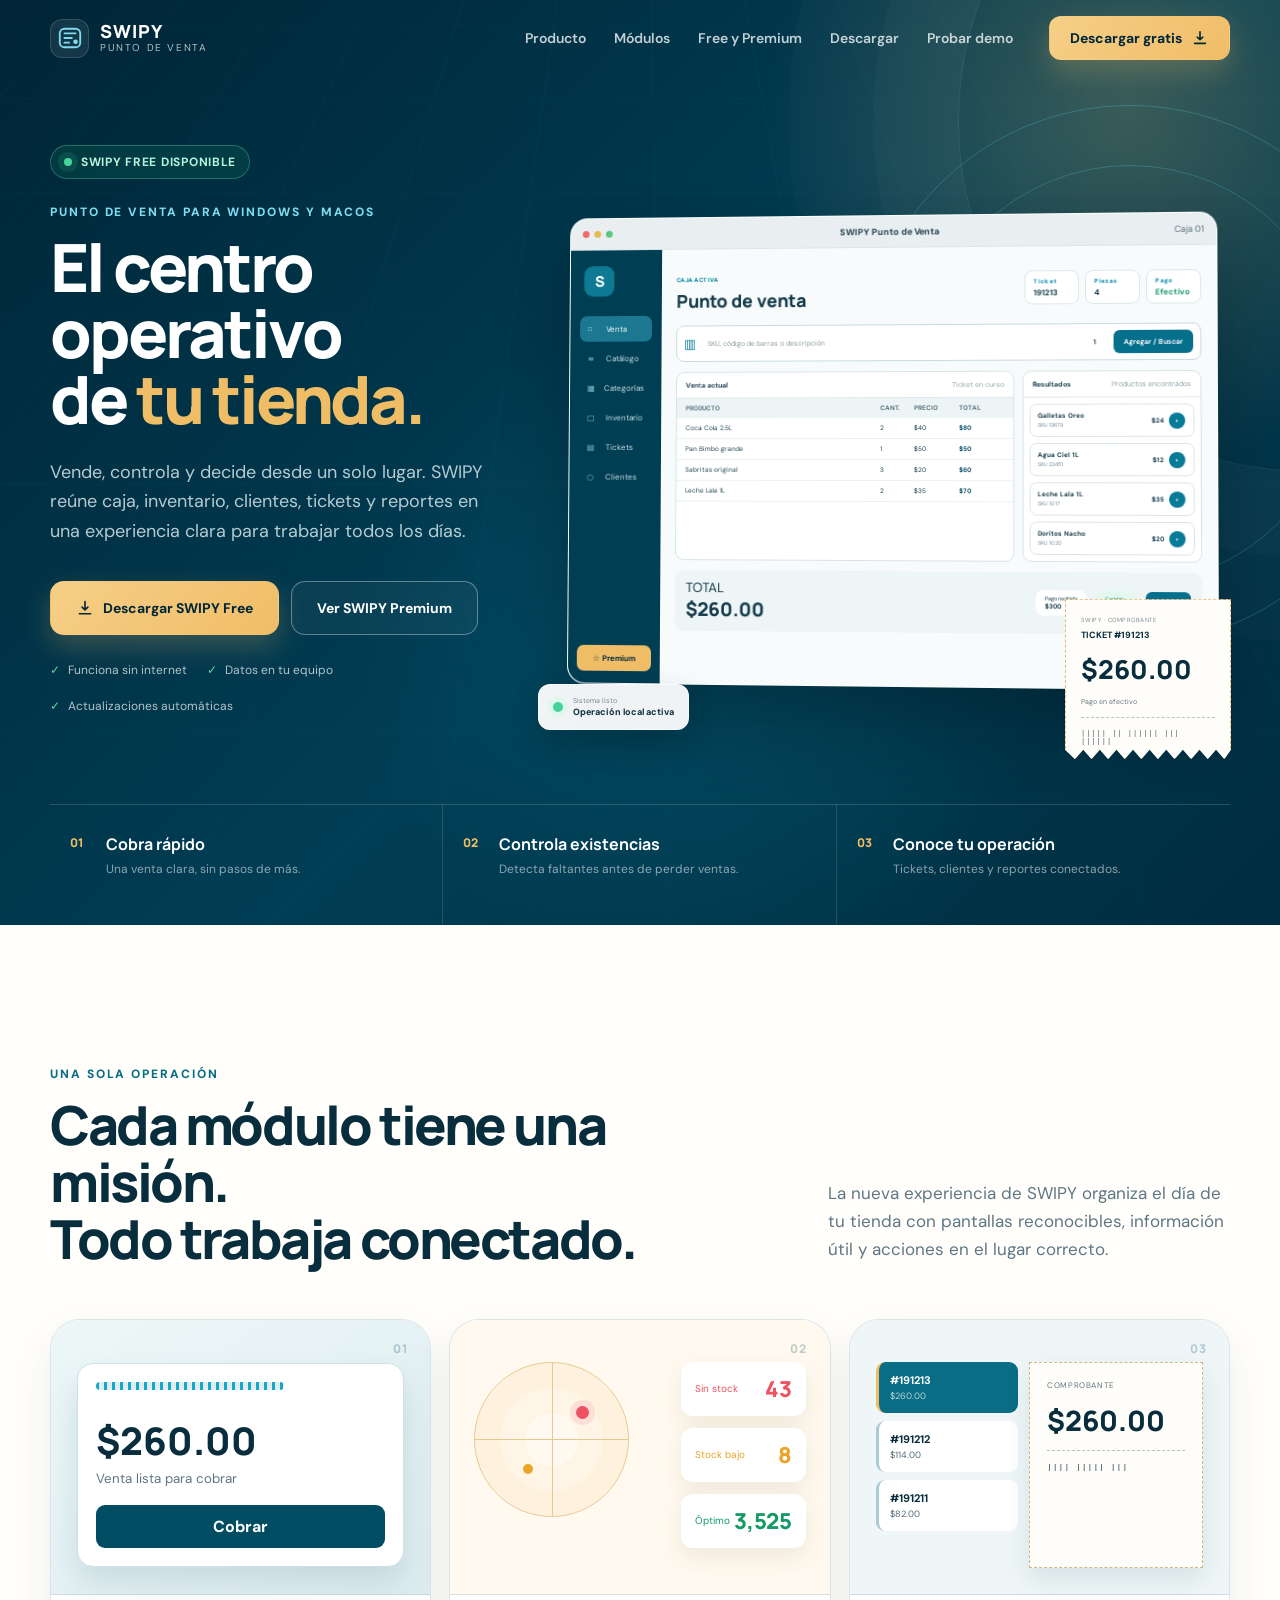
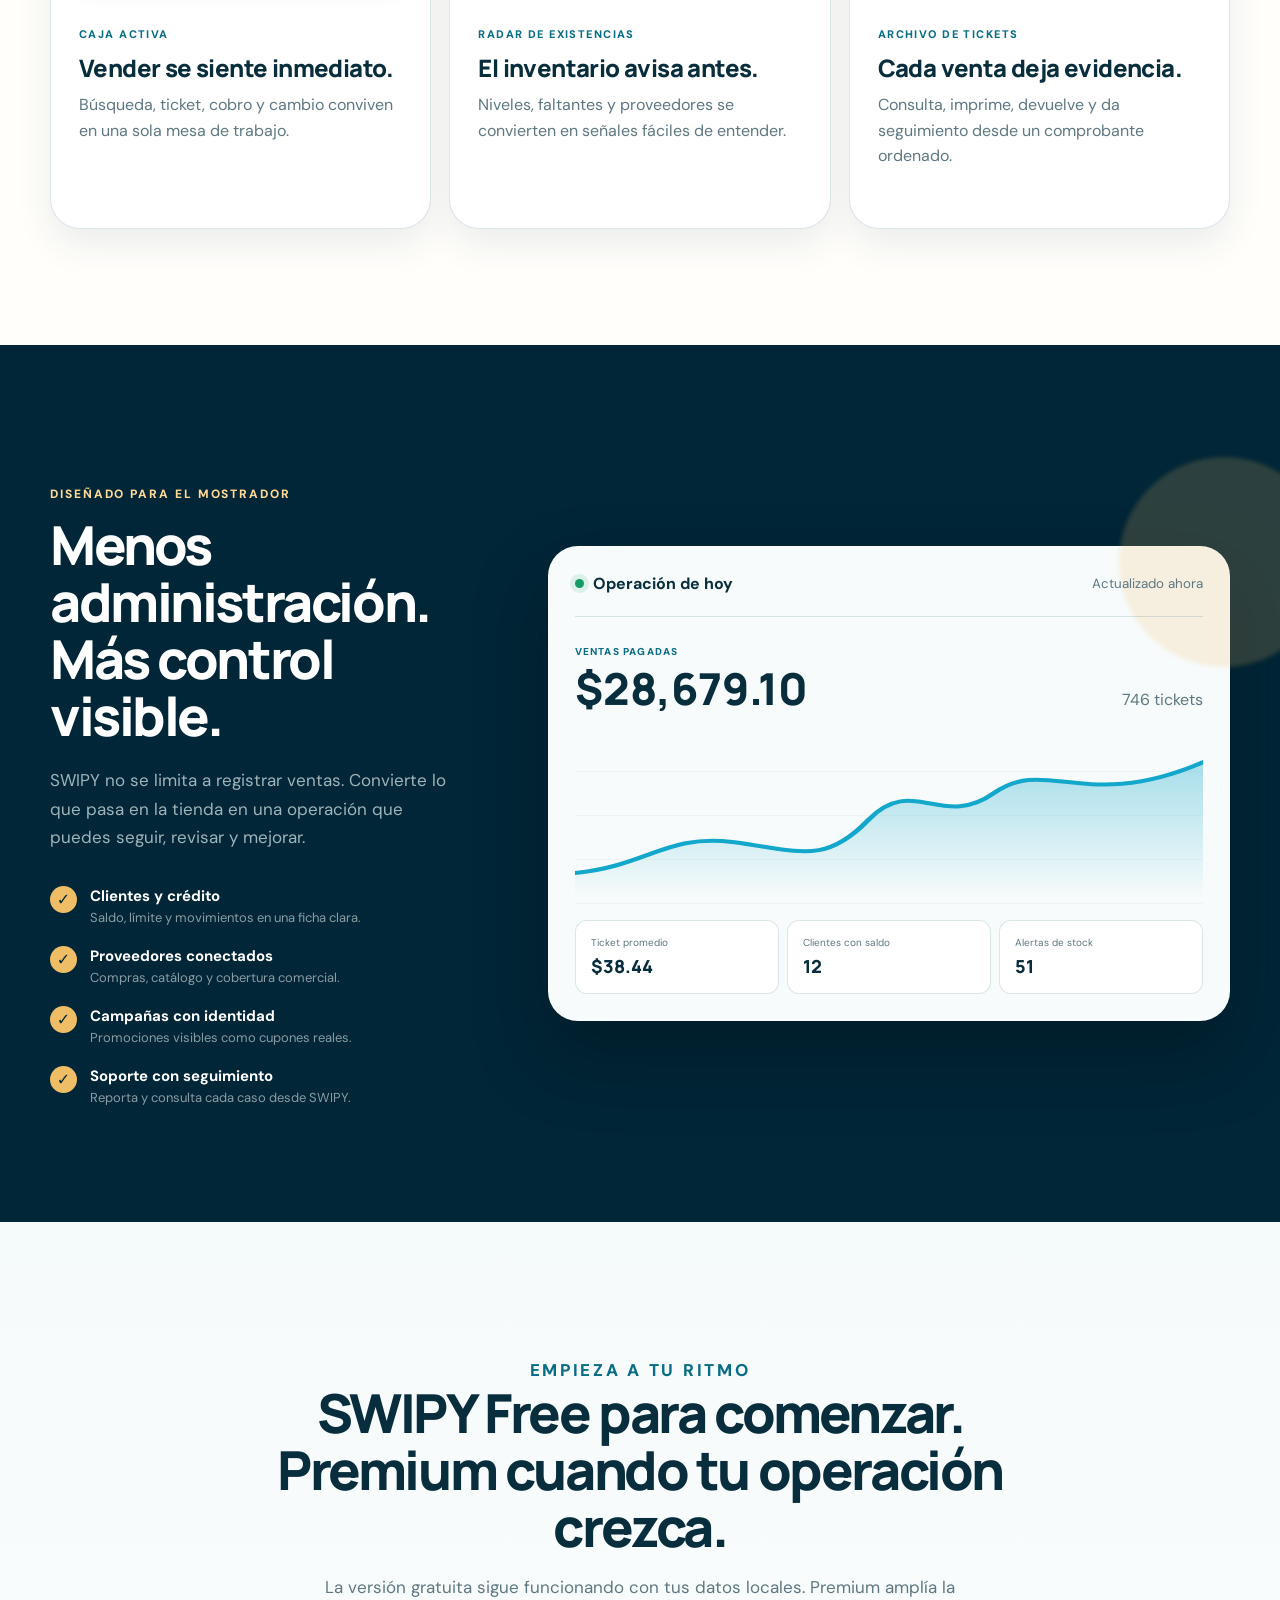
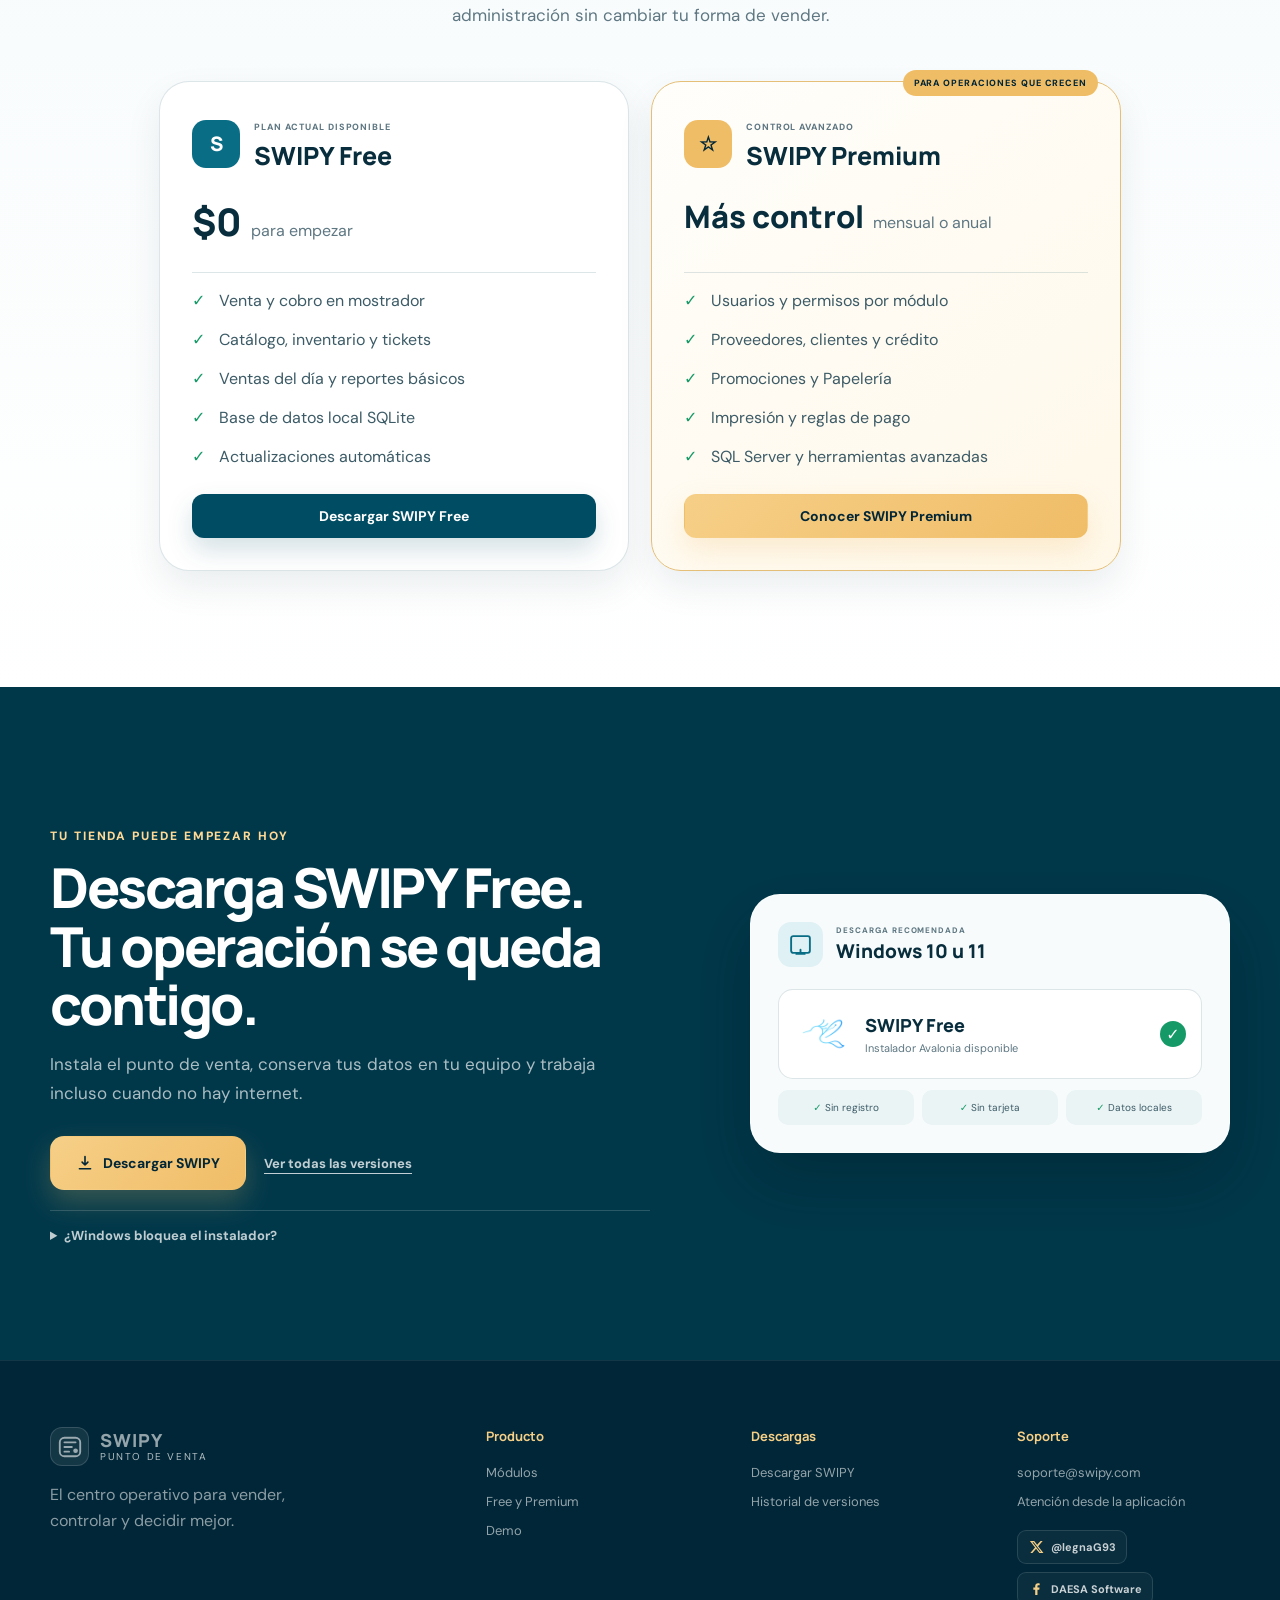
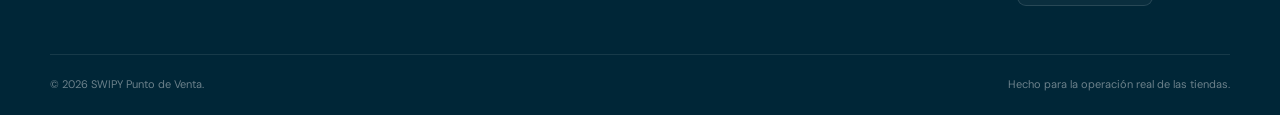
<file: index.html>
<!doctype html>
<html lang="es-MX">
<head>
  <meta charset="utf-8">
  <meta name="viewport" content="width=device-width, initial-scale=1">
  <meta name="theme-color" content="#00384a">
  <meta name="description" content="SWIPY es el punto de venta para cobrar, controlar inventario, clientes, tickets y la operación de tu tienda desde un solo lugar.">
  <meta property="og:title" content="SWIPY · El centro operativo de tu tienda">
  <meta property="og:description" content="Vende, controla y decide desde un solo lugar. Descarga SWIPY Free para Windows o macOS.">
  <meta property="og:type" content="website">
  <meta property="og:url" content="https://daesa-software.github.io/swipy/">
  <meta property="og:image" content="favicon.png">
  <title>SWIPY · Punto de venta para tu tienda</title>
  <link rel="canonical" href="https://daesa-software.github.io/swipy/">
  <link rel="icon" type="image/png" sizes="256x256" href="favicon.png?v=3">
  <link rel="shortcut icon" type="image/png" href="favicon.png?v=3">
  <link rel="apple-touch-icon" href="favicon.png?v=3">
  <script>
    if (location.hostname === 'daesa-software.github.io' && location.pathname.indexOf('/swipy-pages') === 0) {
      location.replace('https://daesa-software.github.io/swipy/' + location.search + location.hash);
    }
  </script>
  <link rel="preconnect" href="https://fonts.googleapis.com">
  <link rel="preconnect" href="https://fonts.gstatic.com" crossorigin>
  <link href="https://fonts.googleapis.com/css2?family=DM+Sans:wght@400;500;600;700&family=Manrope:wght@600;700;800&display=swap" rel="stylesheet">
  <link rel="stylesheet" href="styles.css">
</head>
<body>
  <a class="skip-link" href="#contenido">Saltar al contenido</a>

  <header class="site-header" id="top">
    <div class="shell header-inner">
      <a class="brand" href="#top" aria-label="SWIPY, inicio">
        <span class="brand-symbol" aria-hidden="true">
          <svg viewBox="0 0 28 28" fill="none">
            <rect x="3" y="4" width="22" height="20" rx="5" stroke="currentColor" stroke-width="2"/>
            <path d="M8 9h12M8 14h8M8 19h5" stroke="currentColor" stroke-width="2" stroke-linecap="round"/>
            <circle cx="20" cy="18" r="2.5" fill="currentColor"/>
          </svg>
        </span>
        <span><strong>SWIPY</strong><small>Punto de venta</small></span>
      </a>

      <button class="menu-button" type="button" aria-expanded="false" aria-controls="site-nav">
        <span></span><span></span><span></span>
        <span class="sr-only">Abrir menú</span>
      </button>

      <nav class="site-nav" id="site-nav" aria-label="Navegación principal">
        <a href="#producto">Producto</a>
        <a href="#modulos">Módulos</a>
        <a href="#planes">Free y Premium</a>
        <a href="#descargar">Descargar</a>
        <a href="demo.html">Probar demo</a>
      </nav>

      <a class="button button-sand header-download" id="header-download" href="#descargar">
        Descargar gratis
        <svg viewBox="0 0 20 20" aria-hidden="true"><path d="M10 3v9m0 0 3-3m-3 3L7 9M4 16h12" fill="none" stroke="currentColor" stroke-width="1.8" stroke-linecap="round" stroke-linejoin="round"/></svg>
      </a>
    </div>
  </header>

  <main id="contenido">
    <section class="hero" id="producto">
      <div class="blueprint" aria-hidden="true"></div>
      <div class="shell hero-grid">
        <div class="hero-copy">
          <div class="availability">
            <span class="pulse"></span>
            SWIPY Free disponible
          </div>
          <p class="eyebrow" id="hero-eyebrow">Punto de venta para Windows y macOS</p>
          <h1>El centro operativo<br>de <em>tu tienda.</em></h1>
          <p class="hero-lead">Vende, controla y decide desde un solo lugar. SWIPY reúne caja, inventario, clientes, tickets y reportes en una experiencia clara para trabajar todos los días.</p>
          <div class="hero-actions">
            <a class="button button-sand button-large" href="#descargar">
              <svg viewBox="0 0 20 20" aria-hidden="true"><path d="M10 2.8v9.4m0 0 3.2-3.2M10 12.2 6.8 9M3.8 16.4h12.4" fill="none" stroke="currentColor" stroke-width="1.8" stroke-linecap="round" stroke-linejoin="round"/></svg>
              Descargar SWIPY Free
            </a>
            <a class="button button-outline-light button-large" href="#planes">Ver SWIPY Premium</a>
          </div>
          <div class="hero-proof">
            <span><b>✓</b> Funciona sin internet</span>
            <span><b>✓</b> Datos en tu equipo</span>
            <span><b>✓</b> Actualizaciones automáticas</span>
          </div>
        </div>

        <div class="product-stage" aria-label="Vista previa del punto de venta SWIPY">
          <div class="stage-orbit orbit-one"></div>
          <div class="stage-orbit orbit-two"></div>
          <div class="app-window">
            <div class="window-bar">
              <div class="window-dots"><i></i><i></i><i></i></div>
              <strong>SWIPY Punto de Venta</strong>
              <span>Caja 01</span>
            </div>
            <div class="app-body">
              <aside class="app-sidebar">
                <div class="app-logo">S</div>
                <div class="app-nav active"><span>⌑</span> Venta</div>
                <div class="app-nav"><span>≡</span> Catálogo</div>
                <div class="app-nav"><span>▦</span> Categorías</div>
                <div class="app-nav"><span>□</span> Inventario</div>
                <div class="app-nav"><span>▤</span> Tickets</div>
                <div class="app-nav"><span>○</span> Clientes</div>
                <div class="app-premium">☆ Premium</div>
              </aside>
              <div class="app-content">
                <div class="app-top">
                  <div>
                    <small>CAJA ACTIVA</small>
                    <h3>Punto de venta</h3>
                  </div>
                  <div class="app-kpis">
                    <span><small>Ticket</small><b>191213</b></span>
                    <span><small>Piezas</small><b>4</b></span>
                    <span><small>Pago</small><b class="green">Efectivo</b></span>
                  </div>
                </div>
                <div class="search-strip">
                  <span class="barcode">▥</span>
                  <span>SKU, código de barras o descripción</span>
                  <b>1</b>
                  <button>Agregar / Buscar</button>
                </div>
                <div class="sale-grid">
                  <div class="ticket-panel">
                    <div class="panel-title"><strong>Venta actual</strong><span>Ticket en curso</span></div>
                    <div class="ticket-head"><span>Producto</span><span>Cant.</span><span>Precio</span><span>Total</span></div>
                    <div class="ticket-row"><span>Coca Cola 2.5L</span><span>2</span><span>$40</span><b>$80</b></div>
                    <div class="ticket-row"><span>Pan Bimbo grande</span><span>1</span><span>$50</span><b>$50</b></div>
                    <div class="ticket-row"><span>Sabritas original</span><span>3</span><span>$20</span><b>$60</b></div>
                    <div class="ticket-row"><span>Leche Lala 1L</span><span>2</span><span>$35</span><b>$70</b></div>
                  </div>
                  <div class="results-panel">
                    <div class="panel-title"><strong>Resultados</strong><span>Productos encontrados</span></div>
                    <div class="result"><span><b>Galletas Oreo</b><small>SKU 13679</small></span><b>$24</b><i>+</i></div>
                    <div class="result"><span><b>Agua Ciel 1L</b><small>SKU 22451</small></span><b>$12</b><i>+</i></div>
                    <div class="result"><span><b>Leche Lala 1L</b><small>SKU 1017</small></span><b>$35</b><i>+</i></div>
                    <div class="result"><span><b>Doritos Nacho</b><small>SKU 1020</small></span><b>$20</b><i>+</i></div>
                  </div>
                </div>
                <div class="payment-bar">
                  <div><small>TOTAL</small><strong>$260.00</strong></div>
                  <span><small>Pago recibido</small><b>$300</b></span>
                  <span class="change"><small>Cambio</small><b>$40.00</b></span>
                  <button>Cobrar</button>
                </div>
              </div>
            </div>
          </div>
          <div class="receipt-card">
            <span>SWIPY · COMPROBANTE</span>
            <b>TICKET #191213</b>
            <strong>$260.00</strong>
            <small>Pago en efectivo</small>
            <i></i>
            <code>||||| || |||||| ||| ||||||</code>
          </div>
          <div class="status-card">
            <i></i>
            <span><small>Sistema listo</small><strong>Operación local activa</strong></span>
          </div>
        </div>
      </div>
      <div class="shell signal-strip" aria-label="Características principales">
        <div><span>01</span><strong>Cobra rápido</strong><small>Una venta clara, sin pasos de más.</small></div>
        <div><span>02</span><strong>Controla existencias</strong><small>Detecta faltantes antes de perder ventas.</small></div>
        <div><span>03</span><strong>Conoce tu operación</strong><small>Tickets, clientes y reportes conectados.</small></div>
      </div>
    </section>

    <section class="section intro-section" id="modulos">
      <div class="shell">
        <div class="section-heading">
          <div>
            <p class="eyebrow ocean">Una sola operación</p>
            <h2>Cada módulo tiene una misión.<br>Todo trabaja conectado.</h2>
          </div>
          <p>La nueva experiencia de SWIPY organiza el día de tu tienda con pantallas reconocibles, información útil y acciones en el lugar correcto.</p>
        </div>

        <div class="module-grid">
          <article class="module-card module-sale">
            <div class="module-number">01</div>
            <div class="module-visual">
              <div class="mini-register">
                <span class="scan-line"></span>
                <div><b>$260.00</b><small>Venta lista para cobrar</small></div>
                <button>Cobrar</button>
              </div>
            </div>
            <div class="module-copy">
              <span class="module-label">Caja activa</span>
              <h3>Vender se siente inmediato.</h3>
              <p>Búsqueda, ticket, cobro y cambio conviven en una sola mesa de trabajo.</p>
            </div>
          </article>

          <article class="module-card module-stock">
            <div class="module-number">02</div>
            <div class="module-visual stock-radar">
              <div class="radar-circle"><span></span><i></i></div>
              <div class="stock-stat red"><small>Sin stock</small><b>43</b></div>
              <div class="stock-stat amber"><small>Stock bajo</small><b>8</b></div>
              <div class="stock-stat green"><small>Óptimo</small><b>3,525</b></div>
            </div>
            <div class="module-copy">
              <span class="module-label">Radar de existencias</span>
              <h3>El inventario avisa antes.</h3>
              <p>Niveles, faltantes y proveedores se convierten en señales fáciles de entender.</p>
            </div>
          </article>

          <article class="module-card module-ticket">
            <div class="module-number">03</div>
            <div class="module-visual archive-visual">
              <div class="archive-list">
                <span class="selected"><b>#191213</b><small>$260.00</small></span>
                <span><b>#191212</b><small>$114.00</small></span>
                <span><b>#191211</b><small>$82.00</small></span>
              </div>
              <div class="archive-receipt">
                <small>COMPROBANTE</small><b>$260.00</b><i></i><code>|||| ||||| |||</code>
              </div>
            </div>
            <div class="module-copy">
              <span class="module-label">Archivo de tickets</span>
              <h3>Cada venta deja evidencia.</h3>
              <p>Consulta, imprime, devuelve y da seguimiento desde un comprobante ordenado.</p>
            </div>
          </article>
        </div>
      </div>
    </section>

    <section class="section workflow-section">
      <div class="shell workflow-grid">
        <div class="workflow-copy">
          <p class="eyebrow sand">Diseñado para el mostrador</p>
          <h2>Menos administración.<br>Más control visible.</h2>
          <p>SWIPY no se limita a registrar ventas. Convierte lo que pasa en la tienda en una operación que puedes seguir, revisar y mejorar.</p>
          <ul class="check-list">
            <li><span>✓</span><div><b>Clientes y crédito</b><small>Saldo, límite y movimientos en una ficha clara.</small></div></li>
            <li><span>✓</span><div><b>Proveedores conectados</b><small>Compras, catálogo y cobertura comercial.</small></div></li>
            <li><span>✓</span><div><b>Campañas con identidad</b><small>Promociones visibles como cupones reales.</small></div></li>
            <li><span>✓</span><div><b>Soporte con seguimiento</b><small>Reporta y consulta cada caso desde SWIPY.</small></div></li>
          </ul>
        </div>
        <div class="operations-board">
          <div class="board-header">
            <span><i></i> Operación de hoy</span>
            <small>Actualizado ahora</small>
          </div>
          <div class="board-total">
            <small>VENTAS PAGADAS</small>
            <strong>$28,679.10</strong>
            <span>746 tickets</span>
          </div>
          <div class="board-chart">
            <div class="chart-grid"></div>
            <svg viewBox="0 0 480 160" preserveAspectRatio="none" aria-hidden="true">
              <defs><linearGradient id="chartFill" x1="0" y1="0" x2="0" y2="1"><stop offset="0" stop-color="#12a7cb" stop-opacity=".35"/><stop offset="1" stop-color="#12a7cb" stop-opacity="0"/></linearGradient></defs>
              <path d="M0 135 C55 128,70 96,120 104 S190 128,224 82 S280 92,320 55 S390 75,480 24 L480 160 L0 160Z" fill="url(#chartFill)"/>
              <path d="M0 135 C55 128,70 96,120 104 S190 128,224 82 S280 92,320 55 S390 75,480 24" fill="none" stroke="#12a7cb" stroke-width="4" stroke-linecap="round"/>
            </svg>
          </div>
          <div class="board-stats">
            <span><small>Ticket promedio</small><b>$38.44</b></span>
            <span><small>Clientes con saldo</small><b>12</b></span>
            <span><small>Alertas de stock</small><b>51</b></span>
          </div>
        </div>
      </div>
    </section>

    <section class="section plans-section" id="planes">
      <div class="shell">
        <div class="section-heading centered">
          <p class="eyebrow ocean">Empieza a tu ritmo</p>
          <h2>SWIPY Free para comenzar.<br>Premium cuando tu operación crezca.</h2>
          <p>La versión gratuita sigue funcionando con tus datos locales. Premium amplía la administración sin cambiar tu forma de vender.</p>
        </div>
        <div class="plans-grid">
          <article class="plan-card free-card">
            <div class="plan-top">
              <span class="plan-icon">S</span>
              <div><small>PLAN ACTUAL DISPONIBLE</small><h3>SWIPY Free</h3></div>
            </div>
            <div class="price"><strong>$0</strong><span>para empezar</span></div>
            <ul>
              <li>Venta y cobro en mostrador</li>
              <li>Catálogo, inventario y tickets</li>
              <li>Ventas del día y reportes básicos</li>
              <li>Base de datos local SQLite</li>
              <li>Actualizaciones automáticas</li>
            </ul>
            <a class="button button-ocean button-full" href="#descargar">Descargar SWIPY Free</a>
          </article>
          <article class="plan-card premium-card">
            <div class="premium-ribbon">PARA OPERACIONES QUE CRECEN</div>
            <div class="plan-top">
              <span class="plan-icon">☆</span>
              <div><small>CONTROL AVANZADO</small><h3>SWIPY Premium</h3></div>
            </div>
            <div class="price"><strong>Más control</strong><span>mensual o anual</span></div>
            <ul>
              <li>Usuarios y permisos por módulo</li>
              <li>Proveedores, clientes y crédito</li>
              <li>Promociones y Papelería</li>
              <li>Impresión y reglas de pago</li>
              <li>SQL Server y herramientas avanzadas</li>
            </ul>
            <a class="button button-sand button-full" href="mailto:soporte@swipy.com?subject=Quiero%20SWIPY%20Premium">Conocer SWIPY Premium</a>
          </article>
        </div>
      </div>
    </section>

    <section class="section download-section" id="descargar">
      <div class="shell download-grid">
        <div class="download-copy">
          <p class="eyebrow sand">Tu tienda puede empezar hoy</p>
          <h2>Descarga SWIPY Free.<br>Tu operación se queda contigo.</h2>
          <p>Instala el punto de venta, conserva tus datos en tu equipo y trabaja incluso cuando no hay internet.</p>
          <div class="download-actions">
            <a class="button button-sand button-large" id="download-swipy" href="https://github.com/DaeSa-Software/swipy-pages/releases/latest">
              <svg class="download-icon" id="download-icon" viewBox="0 0 20 20" aria-hidden="true"><path d="M10 2.8v9.4m0 0 3.2-3.2M10 12.2 6.8 9M3.8 16.4h12.4" fill="none" stroke="currentColor" stroke-width="1.8" stroke-linecap="round" stroke-linejoin="round"/></svg>
              <span id="download-label">Descargar SWIPY</span>
            </a>
            <a class="release-link" id="download-alt" href="https://github.com/DaeSa-Software/swipy-pages/releases">Ver todas las versiones</a>
          </div>

          <details class="download-tip" id="tip-windows">
            <summary>¿Windows bloquea el instalador?</summary>
            <div>
              <p>Como SWIPY todavía no usa un certificado comercial, Windows puede mostrar “editor desconocido” la primera vez.</p>
              <ol>
                <li>Selecciona <strong>Más información</strong>.</li>
                <li>Presiona <strong>Ejecutar de todas formas</strong>.</li>
              </ol>
            </div>
          </details>
          <details class="download-tip" id="tip-mac" hidden>
            <summary>¿macOS bloquea SWIPY al abrir?</summary>
            <div>
              <p>La versión para Mac continúa como preview. Para abrirla por primera vez:</p>
              <ol>
                <li>Haz Control + clic sobre <strong>SWIPY.app</strong>.</li>
                <li>Selecciona <strong>Abrir</strong> y confirma nuevamente.</li>
              </ol>
            </div>
          </details>
        </div>

        <div class="download-device">
          <div class="device-top">
            <span class="device-icon" id="download-platform-icon">
              <svg viewBox="0 0 24 24" aria-hidden="true"><rect x="3" y="4" width="18" height="16" rx="2" fill="none" stroke="currentColor" stroke-width="1.8"/><path d="M8 21h8M12 17v4" fill="none" stroke="currentColor" stroke-width="1.8" stroke-linecap="round"/></svg>
            </span>
            <span><small>DESCARGA RECOMENDADA</small><strong id="download-platform-label">Windows 10 u 11</strong></span>
          </div>
          <div class="device-screen">
            <img src="favicon.png?v=3" alt="Icono de SWIPY" loading="lazy">
            <div><b>SWIPY Free</b><span id="download-version">Instalador Avalonia disponible</span></div>
            <i>✓</i>
          </div>
          <div class="device-features">
            <span><b>✓</b> Sin registro</span>
            <span><b>✓</b> Sin tarjeta</span>
            <span><b>✓</b> Datos locales</span>
          </div>
        </div>
      </div>
    </section>
  </main>

  <footer class="site-footer">
    <div class="shell footer-grid">
      <div class="footer-brand">
        <a class="brand" href="#top">
          <span class="brand-symbol" aria-hidden="true">
            <svg viewBox="0 0 28 28" fill="none"><rect x="3" y="4" width="22" height="20" rx="5" stroke="currentColor" stroke-width="2"/><path d="M8 9h12M8 14h8M8 19h5" stroke="currentColor" stroke-width="2" stroke-linecap="round"/><circle cx="20" cy="18" r="2.5" fill="currentColor"/></svg>
          </span>
          <span><strong>SWIPY</strong><small>Punto de venta</small></span>
        </a>
        <p>El centro operativo para vender, controlar y decidir mejor.</p>
      </div>
      <div>
        <h4>Producto</h4>
        <a href="#modulos">Módulos</a>
        <a href="#planes">Free y Premium</a>
        <a href="demo.html">Demo</a>
      </div>
      <div>
        <h4>Descargas</h4>
        <a href="#descargar">Descargar SWIPY</a>
        <a href="https://github.com/DaeSa-Software/swipy-pages/releases">Historial de versiones</a>
      </div>
      <div>
        <h4>Soporte</h4>
        <a href="mailto:soporte@swipy.com">soporte@swipy.com</a>
        <span>Atención desde la aplicación</span>
        <div class="social-links" aria-label="Redes sociales de SWIPY y DAESA">
          <a class="social-link" href="https://x.com/legnaG93" target="_blank" rel="noopener noreferrer" aria-label="Seguir a Ángel en X">
            <svg viewBox="0 0 24 24" aria-hidden="true">
              <path d="M18.9 3H22l-6.8 7.8L23.2 21H17l-4.9-6.3L6.6 21H3.5l7.1-8.1L2.9 3h6.4l4.4 5.8L18.9 3Zm-1.1 16h1.7L8.4 4.9H6.6L17.8 19Z" fill="currentColor"/>
            </svg>
            <span>@legnaG93</span>
          </a>
          <a class="social-link" href="https://www.facebook.com/DaesaSoftware" target="_blank" rel="noopener noreferrer" aria-label="Seguir a DAESA Software en Facebook">
            <svg viewBox="0 0 24 24" aria-hidden="true">
              <path d="M14.2 21v-8h2.7l.4-3.1h-3.1v-2c0-.9.3-1.5 1.6-1.5h1.7V3.6c-.3 0-1.3-.1-2.5-.1-2.5 0-4.2 1.5-4.2 4.3v2.1H8V13h2.8v8h3.4Z" fill="currentColor"/>
            </svg>
            <span>DAESA Software</span>
          </a>
        </div>
      </div>
    </div>
    <div class="shell footer-bottom">
      <span>© 2026 SWIPY Punto de Venta.</span>
      <span>Hecho para la operación real de las tiendas.</span>
    </div>
  </footer>

  <script src="landing.js"></script>
</body>
</html>
</file>
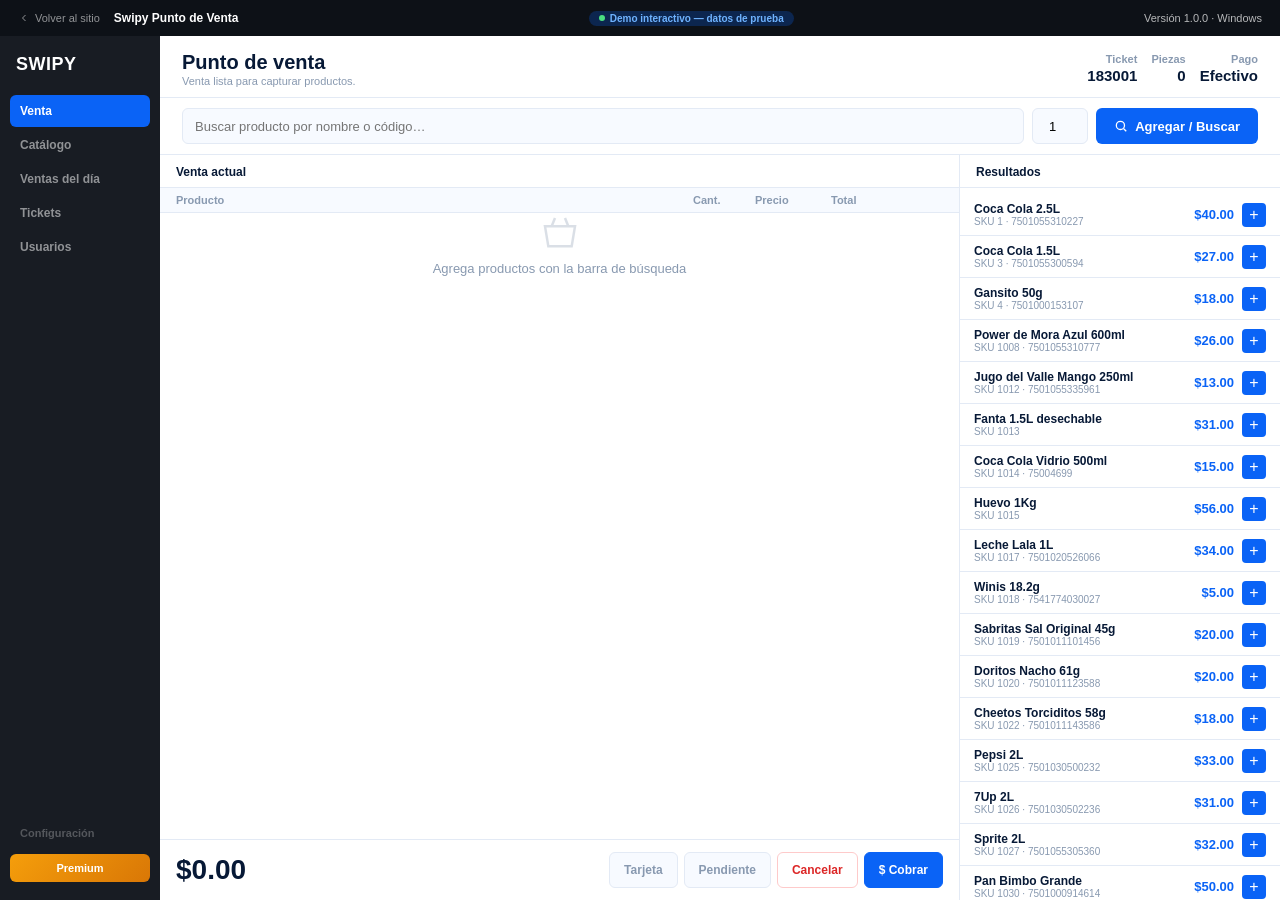
<file: demo.html>
<!doctype html>
<html lang="es-MX">
<head>
  <meta charset="utf-8">
  <meta name="viewport" content="width=device-width, initial-scale=1">
  <title>Swipy – Demo interactivo</title>
  <style>
    *, *::before, *::after { box-sizing: border-box; margin: 0; padding: 0; }

    :root {
      --side-bg: #181c23;
      --side-w: 160px;
      --blue: #0a63f6;
      --blue-dark: #0850d0;
      --navy: #071936;
      --ink: #172748;
      --muted: #8899b0;
      --line: #e3eaf5;
      --soft: #f7faff;
      --white: #fff;
      --green: #16a34a;
      --red: #dc2626;
    }

    html, body { height: 100%; overflow: hidden; }

    body {
      font-family: 'Segoe UI', Inter, Arial, sans-serif;
      font-size: 13px;
      color: var(--ink);
      background: #111;
      display: flex;
      flex-direction: column;
    }

    /* ── Top bar ── */
    .topbar {
      display: flex;
      align-items: center;
      justify-content: space-between;
      padding: 0 18px;
      height: 36px;
      background: #0d1117;
      color: rgba(255,255,255,.7);
      font-size: 11px;
      flex-shrink: 0;
      gap: 12px;
    }
    .topbar strong { color: #fff; font-size: 12px; }
    .topbar-badge {
      display: inline-flex;
      align-items: center;
      gap: 5px;
      padding: 2px 10px;
      border-radius: 999px;
      background: rgba(10,99,246,.25);
      color: #6fb3ff;
      font-size: 10px;
      font-weight: 700;
    }
    .topbar-badge::before {
      content: '';
      width: 6px; height: 6px;
      border-radius: 50%;
      background: #4ade80;
      display: block;
    }
    .back-link {
      color: rgba(255,255,255,.55);
      font-size: 11px;
      text-decoration: none;
      display: flex;
      align-items: center;
      gap: 5px;
    }
    .back-link:hover { color: #fff; }

    /* ── App shell ── */
    .app {
      flex: 1;
      display: flex;
      overflow: hidden;
    }

    /* ── Sidebar ── */
    .sidebar {
      width: var(--side-w);
      background: var(--side-bg);
      display: flex;
      flex-direction: column;
      padding: 18px 10px;
      flex-shrink: 0;
      user-select: none;
    }
    .sidebar-logo {
      color: #fff;
      font-size: 18px;
      font-weight: 900;
      letter-spacing: .5px;
      padding: 0 6px;
      margin-bottom: 20px;
    }
    .nav-item {
      padding: 9px 10px;
      border-radius: 6px;
      color: rgba(255,255,255,.52);
      font-size: 12px;
      font-weight: 600;
      cursor: pointer;
      transition: background .15s, color .15s;
      margin-bottom: 2px;
    }
    .nav-item:hover { background: rgba(255,255,255,.06); color: rgba(255,255,255,.85); }
    .nav-item.active { background: var(--blue); color: #fff; }
    .sidebar-bottom { margin-top: auto; }
    .sidebar-bottom .nav-item { font-size: 11px; }
    .premium-btn {
      display: block;
      margin-top: 6px;
      padding: 8px 10px;
      border-radius: 6px;
      background: linear-gradient(135deg, #f59e0b, #d97706);
      color: #fff;
      font-size: 11px;
      font-weight: 800;
      text-align: center;
      cursor: default;
    }

    /* ── Main content ── */
    .main {
      flex: 1;
      background: var(--white);
      display: flex;
      flex-direction: column;
      overflow: hidden;
    }

    /* ── Views ── */
    .view { display: none; flex: 1; flex-direction: column; overflow: hidden; }
    .view.active { display: flex; }

    /* ── Shared header ── */
    .view-head {
      padding: 16px 22px 10px;
      border-bottom: 1px solid var(--line);
      display: flex;
      align-items: flex-start;
      justify-content: space-between;
      flex-shrink: 0;
    }
    .view-title { font-size: 20px; font-weight: 900; color: var(--navy); line-height: 1; }
    .view-sub { font-size: 11px; color: var(--muted); margin-top: 3px; }
    .view-meta { display: flex; gap: 14px; }
    .meta-chip {
      text-align: right;
      font-size: 11px;
      color: var(--muted);
      font-weight: 600;
      line-height: 1.3;
    }
    .meta-chip strong { display: block; font-size: 15px; color: var(--navy); font-weight: 900; }

    /* ── Venta view ── */
    #v-venta .search-bar {
      display: flex;
      gap: 8px;
      padding: 10px 22px;
      border-bottom: 1px solid var(--line);
      flex-shrink: 0;
    }
    .search-input {
      flex: 1;
      height: 36px;
      padding: 0 12px;
      border: 1px solid var(--line);
      border-radius: 6px;
      background: var(--soft);
      font-size: 13px;
      color: var(--ink);
      outline: none;
    }
    .search-input:focus { border-color: var(--blue); }
    .qty-input {
      width: 56px;
      height: 36px;
      padding: 0 10px;
      border: 1px solid var(--line);
      border-radius: 6px;
      background: var(--soft);
      font-size: 13px;
      text-align: center;
      outline: none;
    }
    .qty-input:focus { border-color: var(--blue); }
    .search-btn {
      height: 36px;
      padding: 0 18px;
      background: var(--blue);
      color: #fff;
      border: none;
      border-radius: 6px;
      font-size: 13px;
      font-weight: 700;
      cursor: pointer;
      display: flex;
      align-items: center;
      gap: 7px;
      white-space: nowrap;
    }
    .search-btn:hover { background: var(--blue-dark); }

    .venta-body {
      flex: 1;
      display: grid;
      grid-template-columns: 1fr 320px;
      overflow: hidden;
    }

    /* Left: current sale */
    .sale-panel {
      display: flex;
      flex-direction: column;
      border-right: 1px solid var(--line);
      overflow: hidden;
    }
    .panel-title {
      padding: 10px 16px 8px;
      font-size: 12px;
      font-weight: 800;
      color: var(--navy);
      border-bottom: 1px solid var(--line);
      flex-shrink: 0;
    }
    .sale-table-head {
      display: grid;
      grid-template-columns: 1fr 56px 70px 70px 36px;
      gap: 6px;
      padding: 6px 16px;
      background: var(--soft);
      border-bottom: 1px solid var(--line);
      font-size: 11px;
      font-weight: 700;
      color: var(--muted);
      flex-shrink: 0;
    }
    .sale-items {
      flex: 1;
      overflow-y: auto;
    }
    .sale-row {
      display: grid;
      grid-template-columns: 1fr 56px 70px 70px 36px;
      gap: 6px;
      padding: 8px 16px;
      border-bottom: 1px solid var(--line);
      align-items: center;
      font-size: 12px;
    }
    .sale-row:last-child { border-bottom: none; }
    .sale-row .prod-name { font-weight: 600; color: var(--navy); }
    .sale-row .qty-cell {
      width: 44px;
      height: 26px;
      text-align: center;
      border: 1px solid var(--line);
      border-radius: 4px;
      font-size: 12px;
      outline: none;
      background: var(--soft);
    }
    .sale-row .price-cell { color: var(--muted); }
    .sale-row .total-cell { font-weight: 700; color: var(--ink); }
    .remove-btn {
      width: 26px; height: 26px;
      border: none;
      background: #fee2e2;
      color: var(--red);
      border-radius: 4px;
      cursor: pointer;
      font-size: 14px;
      display: flex;
      align-items: center;
      justify-content: center;
    }
    .remove-btn:hover { background: #fecaca; }
    .sale-empty {
      flex: 1;
      display: flex;
      align-items: center;
      justify-content: center;
      color: var(--muted);
      font-size: 13px;
      flex-direction: column;
      gap: 8px;
    }
    .sale-empty svg { opacity: .3; }

    .sale-footer {
      padding: 12px 16px;
      border-top: 1px solid var(--line);
      display: flex;
      align-items: center;
      justify-content: space-between;
      flex-shrink: 0;
      gap: 10px;
    }
    .total-display { font-size: 28px; font-weight: 900; color: var(--navy); }
    .pay-btns { display: flex; gap: 6px; }
    .pay-btn {
      height: 36px;
      padding: 0 14px;
      border: 1px solid var(--line);
      border-radius: 6px;
      background: var(--soft);
      color: var(--muted);
      font-size: 12px;
      font-weight: 700;
      cursor: pointer;
    }
    .pay-btn:hover { background: var(--line); }
    .pay-btn.cobrar {
      background: var(--blue);
      color: #fff;
      border-color: var(--blue);
    }
    .pay-btn.cobrar:hover { background: var(--blue-dark); }
    .pay-btn.cancelar { color: var(--red); border-color: #fecaca; background: #fff; }
    .pay-btn.cancelar:hover { background: #fee2e2; }

    /* Right: search results */
    .results-panel {
      display: flex;
      flex-direction: column;
      overflow: hidden;
    }
    .results-list {
      flex: 1;
      overflow-y: auto;
      padding: 6px 0;
    }
    .result-row {
      display: flex;
      align-items: center;
      justify-content: space-between;
      padding: 8px 14px;
      cursor: pointer;
      border-bottom: 1px solid var(--line);
      gap: 8px;
    }
    .result-row:hover { background: var(--soft); }
    .result-row:last-child { border-bottom: none; }
    .result-name { font-size: 12px; font-weight: 600; color: var(--navy); }
    .result-sku { font-size: 10px; color: var(--muted); }
    .result-price { font-size: 13px; font-weight: 800; color: var(--blue); white-space: nowrap; }
    .add-chip {
      width: 24px; height: 24px;
      background: var(--blue);
      color: #fff;
      border-radius: 4px;
      display: flex;
      align-items: center;
      justify-content: center;
      font-size: 16px;
      flex-shrink: 0;
    }

    /* ── Catálogo view ── */
    .cat-filters {
      padding: 10px 22px;
      border-bottom: 1px solid var(--line);
      display: grid;
      grid-template-columns: 1fr 140px 140px 90px 90px auto;
      gap: 8px;
      align-items: end;
      flex-shrink: 0;
    }
    .field-label { font-size: 10px; color: var(--muted); font-weight: 700; margin-bottom: 3px; }
    .field-input {
      height: 32px;
      padding: 0 10px;
      border: 1px solid var(--line);
      border-radius: 5px;
      background: var(--soft);
      font-size: 12px;
      outline: none;
      width: 100%;
    }
    .field-input:focus { border-color: var(--blue); }
    .filter-btn {
      height: 32px;
      padding: 0 16px;
      background: var(--blue);
      color: #fff;
      border: none;
      border-radius: 5px;
      font-size: 12px;
      font-weight: 700;
      cursor: pointer;
      align-self: end;
    }
    .filter-btn:hover { background: var(--blue-dark); }

    .cat-body {
      flex: 1;
      display: grid;
      grid-template-columns: 1fr 240px;
      overflow: hidden;
    }
    .cat-table-wrap { overflow-y: auto; }
    .cat-table {
      width: 100%;
      border-collapse: collapse;
      font-size: 12px;
    }
    .cat-table thead th {
      position: sticky;
      top: 0;
      background: var(--soft);
      padding: 8px 12px;
      text-align: left;
      font-size: 11px;
      font-weight: 700;
      color: var(--muted);
      border-bottom: 1px solid var(--line);
      white-space: nowrap;
    }
    .cat-table tbody tr {
      border-bottom: 1px solid var(--line);
      cursor: pointer;
      transition: background .1s;
    }
    .cat-table tbody tr:hover { background: var(--soft); }
    .cat-table tbody tr.selected { background: #eff6ff; }
    .cat-table td { padding: 7px 12px; color: var(--ink); }
    .cat-table td:first-child { color: var(--muted); font-size: 11px; }

    .detail-panel {
      border-left: 1px solid var(--line);
      padding: 16px;
      overflow-y: auto;
    }
    .detail-panel h3 { font-size: 13px; font-weight: 800; color: var(--navy); margin-bottom: 14px; }
    .detail-field { margin-bottom: 12px; }
    .detail-field label { display: block; font-size: 10px; color: var(--muted); font-weight: 700; margin-bottom: 3px; }
    .detail-field input {
      width: 100%;
      height: 30px;
      padding: 0 8px;
      border: 1px solid var(--line);
      border-radius: 4px;
      background: var(--soft);
      font-size: 12px;
      outline: none;
    }
    .detail-actions { display: flex; gap: 6px; margin-top: 14px; }
    .det-btn {
      flex: 1;
      height: 30px;
      border: 1px solid var(--line);
      border-radius: 4px;
      background: var(--soft);
      color: var(--muted);
      font-size: 11px;
      font-weight: 700;
      cursor: default;
    }

    /* ── Ventas del día view ── */
    .stats-grid {
      display: grid;
      grid-template-columns: repeat(4, 1fr);
      gap: 14px;
      padding: 16px 22px;
      flex-shrink: 0;
    }
    .stat-card {
      padding: 14px 16px;
      border: 1px solid var(--line);
      border-radius: 8px;
      background: var(--soft);
    }
    .stat-label { font-size: 11px; color: var(--muted); font-weight: 700; margin-bottom: 4px; }
    .stat-value { font-size: 22px; font-weight: 900; color: var(--navy); }
    .stat-value.green { color: var(--green); }
    .tickets-list { flex: 1; overflow-y: auto; padding: 0 22px; }
    .ticket-row {
      display: grid;
      grid-template-columns: 80px 1fr 80px 90px;
      gap: 10px;
      align-items: center;
      padding: 10px 0;
      border-bottom: 1px solid var(--line);
      font-size: 12px;
    }
    .ticket-row:last-child { border-bottom: none; }
    .ticket-id { font-weight: 800; color: var(--blue); }
    .ticket-items { color: var(--muted); }
    .ticket-pay {
      display: inline-flex;
      align-items: center;
      padding: 2px 8px;
      border-radius: 999px;
      font-size: 10px;
      font-weight: 700;
      background: #dcfce7;
      color: var(--green);
    }
    .ticket-total { font-weight: 800; text-align: right; }

    /* ── Modal de cobro ── */
    .modal-overlay {
      position: fixed;
      inset: 0;
      background: rgba(0,0,0,.5);
      display: flex;
      align-items: center;
      justify-content: center;
      z-index: 100;
      backdrop-filter: blur(3px);
    }
    .modal-overlay.hidden { display: none; }
    .modal {
      background: #fff;
      border-radius: 12px;
      width: 380px;
      padding: 28px;
      box-shadow: 0 30px 60px rgba(0,0,0,.25);
    }
    .modal h2 { font-size: 18px; font-weight: 900; color: var(--navy); margin-bottom: 6px; }
    .modal p { font-size: 13px; color: var(--muted); margin-bottom: 20px; }
    .modal-total { font-size: 36px; font-weight: 900; color: var(--navy); text-align: center; margin-bottom: 20px; }
    .payment-methods { display: grid; grid-template-columns: 1fr 1fr 1fr; gap: 8px; margin-bottom: 20px; }
    .pay-method {
      padding: 12px 8px;
      border: 2px solid var(--line);
      border-radius: 8px;
      text-align: center;
      font-size: 12px;
      font-weight: 700;
      color: var(--muted);
      cursor: pointer;
      transition: all .15s;
    }
    .pay-method:hover { border-color: var(--blue); color: var(--blue); }
    .pay-method.selected { border-color: var(--blue); background: #eff6ff; color: var(--blue); }
    .pay-method svg { display: block; margin: 0 auto 5px; }
    .received-row { display: flex; gap: 8px; margin-bottom: 14px; align-items: center; }
    .received-row label { font-size: 12px; font-weight: 700; white-space: nowrap; }
    .received-row input {
      flex: 1;
      height: 36px;
      padding: 0 12px;
      border: 1px solid var(--line);
      border-radius: 6px;
      font-size: 15px;
      font-weight: 700;
      outline: none;
    }
    .received-row input:focus { border-color: var(--blue); }
    .change-display {
      text-align: center;
      font-size: 13px;
      color: var(--muted);
      margin-bottom: 16px;
      min-height: 20px;
    }
    .change-display strong { color: var(--green); font-size: 16px; }
    .quick-amounts { display: flex; gap: 6px; margin-bottom: 18px; }
    .quick-btn {
      flex: 1;
      height: 32px;
      border: 1px solid var(--line);
      border-radius: 5px;
      background: var(--soft);
      font-size: 12px;
      font-weight: 700;
      cursor: pointer;
    }
    .quick-btn:hover { background: var(--line); }
    .modal-actions { display: flex; gap: 8px; }
    .modal-btn {
      flex: 1;
      height: 40px;
      border: none;
      border-radius: 7px;
      font-size: 14px;
      font-weight: 800;
      cursor: pointer;
    }
    .modal-btn.cancel { background: var(--soft); color: var(--muted); border: 1px solid var(--line); }
    .modal-btn.confirm { background: var(--blue); color: #fff; }
    .modal-btn.confirm:hover { background: var(--blue-dark); }

    /* ── Success screen ── */
    .success-modal {
      text-align: center;
      padding: 36px 28px;
    }
    .success-icon {
      width: 64px; height: 64px;
      background: #dcfce7;
      border-radius: 50%;
      display: flex;
      align-items: center;
      justify-content: center;
      margin: 0 auto 16px;
      color: var(--green);
    }
    .success-modal h2 { font-size: 20px; font-weight: 900; color: var(--navy); margin-bottom: 6px; }
    .success-modal p { color: var(--muted); margin-bottom: 20px; }
    .success-detail { display: flex; justify-content: space-between; font-size: 13px; margin-bottom: 8px; }
    .success-detail strong { font-weight: 800; }
    .success-hr { border: none; border-top: 1px solid var(--line); margin: 12px 0; }

    /* ── Responsive ── */
    @media (max-width: 860px) {
      :root { --side-w: 46px; }
      .sidebar-logo { font-size: 10px; letter-spacing: 0; }
      .nav-item { font-size: 0; padding: 10px 0; text-align: center; }
      .nav-item::before { font-size: 16px; display: block; }
      .premium-btn { font-size: 0; padding: 8px 0; }
      .cat-filters { grid-template-columns: 1fr 1fr auto; }
      .cat-filters .field:nth-child(n+3) { display: none; }
      .stats-grid { grid-template-columns: 1fr 1fr; }
    }
  </style>
</head>
<body>

  <!-- Top bar -->
  <div class="topbar">
    <div style="display:flex;align-items:center;gap:14px;">
      <a class="back-link" href="index.html">
        <svg width="12" height="12" fill="none" stroke="currentColor" stroke-width="2" viewBox="0 0 24 24"><path d="M15 18l-6-6 6-6"/></svg>
        Volver al sitio
      </a>
      <strong>Swipy Punto de Venta</strong>
    </div>
    <div class="topbar-badge">Demo interactivo — datos de prueba</div>
    <span style="font-size:11px;">Versión 1.0.0 · Windows</span>
  </div>

  <!-- App shell -->
  <div class="app">

    <!-- Sidebar -->
    <nav class="sidebar">
      <div class="sidebar-logo">SWIPY</div>
      <div class="nav-item active" data-view="v-venta">Venta</div>
      <div class="nav-item" data-view="v-catalogo">Catálogo</div>
      <div class="nav-item" data-view="v-dia">Ventas del día</div>
      <div class="nav-item" data-view="v-tickets">Tickets</div>
      <div class="nav-item" data-view="v-usuarios">Usuarios</div>
      <div class="sidebar-bottom">
        <div class="nav-item" style="opacity:.5;cursor:default;">Configuración</div>
        <div class="premium-btn">Premium</div>
      </div>
    </nav>

    <!-- Main -->
    <div class="main">

      <!-- ── VENTA ── -->
      <div class="view active" id="v-venta">
        <div class="view-head">
          <div>
            <div class="view-title">Punto de venta</div>
            <div class="view-sub">Venta lista para capturar productos.</div>
          </div>
          <div class="view-meta">
            <div class="meta-chip">Ticket<strong id="ticket-num">183001</strong></div>
            <div class="meta-chip">Piezas<strong id="ticket-pzs">0</strong></div>
            <div class="meta-chip">Pago<strong id="ticket-pago">Efectivo</strong></div>
          </div>
        </div>

        <div class="search-bar">
          <input class="search-input" id="search-inp" type="text" placeholder="Buscar producto por nombre o código…" autocomplete="off">
          <input class="qty-input" id="qty-inp" type="number" value="1" min="1" max="99">
          <button class="search-btn" id="search-btn">
            <svg width="14" height="14" fill="none" stroke="currentColor" stroke-width="2.2" viewBox="0 0 24 24"><circle cx="11" cy="11" r="7"/><path d="m21 21-4.35-4.35"/></svg>
            Agregar / Buscar
          </button>
        </div>

        <div class="venta-body">
          <!-- Sale list -->
          <div class="sale-panel">
            <div class="panel-title">Venta actual</div>
            <div class="sale-table-head">
              <span>Producto</span><span>Cant.</span><span>Precio</span><span>Total</span><span></span>
            </div>
            <div class="sale-items" id="sale-items">
              <div class="sale-empty" id="sale-empty">
                <svg width="40" height="40" fill="none" stroke="currentColor" stroke-width="1.5" viewBox="0 0 24 24"><path d="M3 8h18l-2 12H5L3 8Z"/><path d="M7 8 9 3m8 5-2-5"/></svg>
                <span>Agrega productos con la barra de búsqueda</span>
              </div>
            </div>
            <div class="sale-footer">
              <div class="total-display" id="total-display">$0.00</div>
              <div class="pay-btns">
                <button class="pay-btn" id="btn-tarjeta">Tarjeta</button>
                <button class="pay-btn" id="btn-pendiente">Pendiente</button>
                <button class="pay-btn cancelar" id="btn-cancelar">Cancelar</button>
                <button class="pay-btn cobrar" id="btn-cobrar">$ Cobrar</button>
              </div>
            </div>
          </div>

          <!-- Results panel -->
          <div class="results-panel">
            <div class="panel-title">Resultados</div>
            <div class="results-list" id="results-list">
              <!-- populated by JS -->
            </div>
          </div>
        </div>
      </div>

      <!-- ── CATÁLOGO ── -->
      <div class="view" id="v-catalogo">
        <div class="view-head">
          <div>
            <div class="view-title">Catálogo de productos</div>
            <div class="view-sub" id="cat-count">50 productos encontrados.</div>
          </div>
          <button class="search-btn" style="margin-top:4px;cursor:default;opacity:.6;">+ Nuevo producto</button>
        </div>

        <div class="cat-filters">
          <div>
            <div class="field-label">Producto</div>
            <input class="field-input" id="cat-search" type="text" placeholder="Nombre del producto…">
          </div>
          <div>
            <div class="field-label">Código</div>
            <input class="field-input" id="cat-code" type="text" placeholder="Código de barras">
          </div>
          <div>
            <div class="field-label">Proveedor</div>
            <input class="field-input" id="cat-prov" type="text" placeholder="Proveedor">
          </div>
          <div>
            <div class="field-label">Precio mínimo</div>
            <input class="field-input" id="cat-min" type="number" placeholder="$0">
          </div>
          <div>
            <div class="field-label">Precio máximo</div>
            <input class="field-input" id="cat-max" type="number" placeholder="$999">
          </div>
          <div style="display:flex;gap:6px;align-items:end;">
            <button class="filter-btn" id="cat-filter-btn">Buscar</button>
            <button class="filter-btn" id="cat-clear-btn" style="background:var(--soft);color:var(--muted);border:1px solid var(--line);">Limpiar</button>
          </div>
        </div>

        <div class="cat-body">
          <div class="cat-table-wrap">
            <table class="cat-table">
              <thead>
                <tr>
                  <th>SKU</th><th>Nombre</th><th>Código</th><th>Proveedor</th><th>Presentación</th><th>Costo</th><th>Precio</th>
                </tr>
              </thead>
              <tbody id="cat-tbody"></tbody>
            </table>
          </div>
          <div class="detail-panel">
            <h3>Detalle</h3>
            <div class="detail-field"><label>Producto</label><input id="det-nombre" readonly></div>
            <div class="detail-field"><label>Costo</label><input id="det-costo" readonly></div>
            <div class="detail-field"><label>Precio</label><input id="det-precio" readonly></div>
            <div class="detail-field"><label>Cantidad</label><input id="det-cant" readonly></div>
            <div class="detail-field"><label>Código</label><input id="det-codigo" readonly></div>
            <div class="detail-field"><label>Proveedor</label><input id="det-prov" readonly></div>
            <div class="detail-field"><label>Unidad</label><input id="det-unidad" readonly></div>
            <div class="detail-actions">
              <button class="det-btn">💾</button>
              <button class="det-btn">🗑</button>
              <button class="det-btn">↩</button>
            </div>
          </div>
        </div>
      </div>

      <!-- ── VENTAS DEL DÍA ── -->
      <div class="view" id="v-dia">
        <div class="view-head">
          <div>
            <div class="view-title">Ventas del día</div>
            <div class="view-sub" id="dia-fecha"></div>
          </div>
        </div>
        <div class="stats-grid">
          <div class="stat-card"><div class="stat-label">Total del día</div><div class="stat-value green" id="stat-total">$0.00</div></div>
          <div class="stat-card"><div class="stat-label">Tickets</div><div class="stat-value" id="stat-tickets">0</div></div>
          <div class="stat-card"><div class="stat-label">Piezas vendidas</div><div class="stat-value" id="stat-pzas">0</div></div>
          <div class="stat-card"><div class="stat-label">Ticket promedio</div><div class="stat-value" id="stat-prom">$0.00</div></div>
        </div>
        <div class="tickets-list" id="tickets-list">
          <div class="ticket-row" style="font-size:11px;font-weight:700;color:var(--muted);">
            <span>Ticket</span><span>Productos</span><span>Forma de pago</span><span style="text-align:right;">Total</span>
          </div>
          <!-- populated by JS -->
        </div>
      </div>

      <!-- ── TICKETS (placeholder) ── -->
      <div class="view" id="v-tickets">
        <div class="view-head"><div><div class="view-title">Tickets</div><div class="view-sub">Historial de ventas</div></div></div>
        <div style="flex:1;display:flex;align-items:center;justify-content:center;color:var(--muted);flex-direction:column;gap:10px;">
          <svg width="48" height="48" fill="none" stroke="currentColor" stroke-width="1.4" viewBox="0 0 24 24" opacity=".3"><rect x="4" y="2" width="16" height="20" rx="2"/><path d="M8 7h8M8 11h8M8 15h5"/></svg>
          <span>Sección disponible en la versión completa</span>
        </div>
      </div>

      <!-- ── USUARIOS (placeholder) ── -->
      <div class="view" id="v-usuarios">
        <div class="view-head"><div><div class="view-title">Usuarios</div><div class="view-sub">Gestión de accesos</div></div></div>
        <div style="flex:1;display:flex;align-items:center;justify-content:center;color:var(--muted);flex-direction:column;gap:10px;">
          <svg width="48" height="48" fill="none" stroke="currentColor" stroke-width="1.4" viewBox="0 0 24 24" opacity=".3"><path d="M17 21v-2a4 4 0 0 0-8 0v2"/><circle cx="9" cy="7" r="4"/><path d="M23 21v-2a4 4 0 0 0-3-3.87M16 3.13a4 4 0 0 1 0 7.75"/></svg>
          <span>Sección disponible en la versión completa</span>
        </div>
      </div>

    </div><!-- /main -->
  </div><!-- /app -->

  <!-- Modal cobro -->
  <div class="modal-overlay hidden" id="modal-overlay">
    <div class="modal" id="modal-cobro">
      <h2>Cobrar venta</h2>
      <p>Selecciona la forma de pago y el monto recibido.</p>
      <div class="modal-total" id="modal-total-val">$0.00</div>
      <div class="payment-methods">
        <div class="pay-method selected" data-method="Efectivo">
          <svg width="20" height="20" fill="none" stroke="currentColor" stroke-width="1.8" viewBox="0 0 24 24"><rect x="2" y="6" width="20" height="12" rx="2"/><circle cx="12" cy="12" r="3"/></svg>
          Efectivo
        </div>
        <div class="pay-method" data-method="Tarjeta">
          <svg width="20" height="20" fill="none" stroke="currentColor" stroke-width="1.8" viewBox="0 0 24 24"><rect x="2" y="5" width="20" height="14" rx="2"/><path d="M2 10h20"/></svg>
          Tarjeta
        </div>
        <div class="pay-method" data-method="Transferencia">
          <svg width="20" height="20" fill="none" stroke="currentColor" stroke-width="1.8" viewBox="0 0 24 24"><path d="M5 12h14M12 5l7 7-7 7"/></svg>
          Transf.
        </div>
      </div>
      <div class="received-row" id="received-row">
        <label>Pago recibido</label>
        <input type="number" id="received-inp" placeholder="$0.00">
      </div>
      <div class="quick-amounts" id="quick-amounts">
        <button class="quick-btn" data-q="50">$50</button>
        <button class="quick-btn" data-q="100">$100</button>
        <button class="quick-btn" data-q="200">$200</button>
        <button class="quick-btn" data-q="500">$500</button>
      </div>
      <div class="change-display" id="change-display"></div>
      <div class="modal-actions">
        <button class="modal-btn cancel" id="modal-cancel">Cancelar</button>
        <button class="modal-btn confirm" id="modal-confirm">$ Cobrar</button>
      </div>
    </div>

    <!-- Success -->
    <div class="modal success-modal hidden" id="modal-success">
      <div class="success-icon">
        <svg width="32" height="32" fill="none" stroke="currentColor" stroke-width="2.5" viewBox="0 0 24 24"><path d="M20 6 9 17l-5-5"/></svg>
      </div>
      <h2>¡Venta registrada!</h2>
      <p>El cobro se realizó correctamente.</p>
      <div class="success-detail"><span>Total</span><strong id="s-total"></strong></div>
      <div class="success-detail"><span>Forma de pago</span><strong id="s-pago"></strong></div>
      <div class="success-detail" id="s-cambio-row"><span>Cambio</span><strong id="s-cambio" style="color:var(--green)"></strong></div>
      <div class="success-hr"></div>
      <div class="success-detail"><span>Ticket #</span><strong id="s-ticket"></strong></div>
      <button class="modal-btn confirm" id="modal-done" style="margin-top:18px;">Nueva venta</button>
    </div>
  </div>

<script>
const products = [
  { sku:1,    nombre:'Coca Cola 2.5L',              codigo:'7501055310227', proveedor:'ArcaContinental', presentacion:'Botella',  costo:35.00, precio:40.00, cantidad:24 },
  { sku:3,    nombre:'Coca Cola 1.5L',              codigo:'7501055300594', proveedor:'ArcaContinental', presentacion:'Botella',  costo:23.62, precio:27.00, cantidad:36 },
  { sku:4,    nombre:'Gansito 50g',                 codigo:'7501000153107', proveedor:'Marinela',        presentacion:'Pieza',    costo:12.30, precio:18.00, cantidad:48 },
  { sku:1008, nombre:'Power de Mora Azul 600ml',    codigo:'7501055310777', proveedor:'ArcaContinental', presentacion:'Botella',  costo:21.16, precio:26.00, cantidad:18 },
  { sku:1012, nombre:'Jugo del Valle Mango 250ml',  codigo:'7501055335961', proveedor:'ArcaContinental', presentacion:'Cajita',   costo:9.87,  precio:13.00, cantidad:60 },
  { sku:1013, nombre:'Fanta 1.5L desechable',       codigo:'0',             proveedor:'ArcaContinental', presentacion:'Botella',  costo:27.40, precio:31.00, cantidad:20 },
  { sku:1014, nombre:'Coca Cola Vidrio 500ml',      codigo:'75004699',      proveedor:'ArcaContinental', presentacion:'Botella',  costo:13.12, precio:15.00, cantidad:30 },
  { sku:1015, nombre:'Huevo 1Kg',                   codigo:'0',             proveedor:'Abarrotes',       presentacion:'Kilo',     costo:46.00, precio:56.00, cantidad:10 },
  { sku:1017, nombre:'Leche Lala 1L',               codigo:'7501020526066', proveedor:'Lala',            presentacion:'Caja',     costo:31.60, precio:34.00, cantidad:24 },
  { sku:1018, nombre:'Winis 18.2g',                 codigo:'7541774030027', proveedor:'',                presentacion:'Pieza',    costo:1.72,  precio:5.00,  cantidad:100 },
  { sku:1019, nombre:'Sabritas Sal Original 45g',   codigo:'7501011101456', proveedor:'Sabritas',        presentacion:'Bolsa',    costo:17.11, precio:20.00, cantidad:36 },
  { sku:1020, nombre:'Doritos Nacho 61g',           codigo:'7501011123588', proveedor:'Sabritas',        presentacion:'Bolsa',    costo:17.11, precio:20.00, cantidad:36 },
  { sku:1022, nombre:'Cheetos Torciditos 58g',      codigo:'7501011143586', proveedor:'Sabritas',        presentacion:'Bolsa',    costo:14.54, precio:18.00, cantidad:24 },
  { sku:1025, nombre:'Pepsi 2L',                    codigo:'7501030500232', proveedor:'PepsiCo',         presentacion:'Botella',  costo:28.00, precio:33.00, cantidad:18 },
  { sku:1026, nombre:'7Up 2L',                      codigo:'7501030502236', proveedor:'PepsiCo',         presentacion:'Botella',  costo:26.00, precio:31.00, cantidad:12 },
  { sku:1027, nombre:'Sprite 2L',                   codigo:'7501055305360', proveedor:'ArcaContinental', presentacion:'Botella',  costo:27.00, precio:32.00, cantidad:12 },
  { sku:1030, nombre:'Pan Bimbo Grande',            codigo:'7501000914614', proveedor:'Bimbo',           presentacion:'Bolsa',    costo:42.00, precio:50.00, cantidad:8  },
  { sku:1031, nombre:'Galletas Oreo 120g',          codigo:'7622210951106', proveedor:'Mondelez',        presentacion:'Paquete',  costo:18.00, precio:24.00, cantidad:30 },
  { sku:1032, nombre:'Marinela Pingüinos',          codigo:'7501000147199', proveedor:'Marinela',        presentacion:'Pieza',    costo:10.50, precio:16.00, cantidad:48 },
  { sku:1033, nombre:'Agua Ciel 1L',                codigo:'7501055362564', proveedor:'ArcaContinental', presentacion:'Botella',  costo:8.00,  precio:12.00, cantidad:48 },
  { sku:1034, nombre:'Agua Ciel 500ml',             codigo:'7501055362571', proveedor:'ArcaContinental', presentacion:'Botella',  costo:5.00,  precio:8.00,  cantidad:60 },
  { sku:1035, nombre:'Nescafé Clasico 50g',         codigo:'7501058600259', proveedor:'Nestlé',          presentacion:'Frasco',   costo:45.00, precio:58.00, cantidad:12 },
  { sku:1036, nombre:'Azúcar Estándar 1Kg',         codigo:'7501008882230', proveedor:'Zucarmex',        presentacion:'Bolsa',    costo:22.00, precio:28.00, cantidad:20 },
  { sku:1037, nombre:'Arroz SOS 1Kg',               codigo:'7501014600034', proveedor:'Arrocera',        presentacion:'Bolsa',    costo:24.00, precio:30.00, cantidad:15 },
  { sku:1038, nombre:'Frijol Negro 1Kg',            codigo:'7501011000117', proveedor:'La Sierra',       presentacion:'Bolsa',    costo:28.00, precio:35.00, cantidad:10 },
];

// ─── State ────────────────────────────────────────
let cart = [];
let payMethod = 'Efectivo';
let ticketCounter = 183001;
let soldTickets = [];
let allProducts = [...products];
let filteredProducts = [...products];

// ─── Helpers ──────────────────────────────────────
const fmt = n => '$' + n.toFixed(2);
const cartTotal = () => cart.reduce((s, r) => s + r.precio * r.qty, 0);
const cartPzas  = () => cart.reduce((s, r) => s + r.qty, 0);

// ─── Navigation ───────────────────────────────────
document.querySelectorAll('.nav-item[data-view]').forEach(el => {
  el.addEventListener('click', () => {
    document.querySelectorAll('.nav-item').forEach(n => n.classList.remove('active'));
    document.querySelectorAll('.view').forEach(v => v.classList.remove('active'));
    el.classList.add('active');
    document.getElementById(el.dataset.view).classList.add('active');
    if (el.dataset.view === 'v-dia') renderDia();
  });
});

// ─── Venta: search & results ───────────────────────
function renderResults(list) {
  const el = document.getElementById('results-list');
  if (!list.length) {
    el.innerHTML = '<div style="padding:20px;text-align:center;color:var(--muted);font-size:12px;">Sin resultados</div>';
    return;
  }
  el.innerHTML = list.slice(0, 20).map(p => `
    <div class="result-row" data-sku="${p.sku}">
      <div>
        <div class="result-name">${p.nombre}</div>
        <div class="result-sku">SKU ${p.sku}${p.codigo && p.codigo!=='0' ? ' · '+p.codigo : ''}</div>
      </div>
      <div style="display:flex;align-items:center;gap:8px;">
        <div class="result-price">${fmt(p.precio)}</div>
        <div class="add-chip">+</div>
      </div>
    </div>`).join('');
  el.querySelectorAll('.result-row').forEach(row => {
    row.addEventListener('click', () => addToCart(parseInt(row.dataset.sku)));
  });
}

// Show all on load
renderResults(allProducts);

function doSearch() {
  const q = document.getElementById('search-inp').value.toLowerCase().trim();
  if (!q) { renderResults(allProducts); return; }
  const r = allProducts.filter(p =>
    p.nombre.toLowerCase().includes(q) ||
    p.codigo.includes(q) ||
    String(p.sku).includes(q)
  );
  renderResults(r);
}

document.getElementById('search-inp').addEventListener('input', doSearch);
document.getElementById('search-inp').addEventListener('keydown', e => {
  if (e.key === 'Enter') {
    const q = e.target.value.toLowerCase().trim();
    const match = allProducts.find(p =>
      p.nombre.toLowerCase().includes(q) || p.codigo === q || String(p.sku) === q
    );
    if (match) { addToCart(match.sku); e.target.value = ''; doSearch(); }
  }
});
document.getElementById('search-btn').addEventListener('click', () => {
  const q = document.getElementById('search-inp').value.toLowerCase().trim();
  const match = allProducts.find(p =>
    p.nombre.toLowerCase().includes(q) || p.codigo === q || String(p.sku) === q
  );
  if (match) { addToCart(match.sku); document.getElementById('search-inp').value = ''; doSearch(); }
  else doSearch();
});

// ─── Cart ─────────────────────────────────────────
function addToCart(sku) {
  const p = allProducts.find(x => x.sku === sku);
  if (!p) return;
  const qty = parseInt(document.getElementById('qty-inp').value) || 1;
  const existing = cart.find(r => r.sku === sku);
  if (existing) existing.qty += qty;
  else cart.push({ ...p, qty });
  document.getElementById('qty-inp').value = 1;
  renderCart();
}

function renderCart() {
  const el = document.getElementById('sale-items');
  const empty = document.getElementById('sale-empty');
  const total = cartTotal();
  const pzas  = cartPzas();

  document.getElementById('total-display').textContent = fmt(total);
  document.getElementById('ticket-pzs').textContent = pzas;

  if (!cart.length) {
    el.innerHTML = '';
    empty.style.display = 'flex';
    return;
  }
  empty.style.display = 'none';
  el.innerHTML = cart.map((r, i) => `
    <div class="sale-row">
      <div class="prod-name">${r.nombre}</div>
      <input class="qty-cell" type="number" min="1" value="${r.qty}" data-i="${i}">
      <div class="price-cell">${fmt(r.precio)}</div>
      <div class="total-cell">${fmt(r.precio * r.qty)}</div>
      <button class="remove-btn" data-i="${i}">×</button>
    </div>`).join('');

  el.querySelectorAll('.qty-cell').forEach(inp => {
    inp.addEventListener('change', () => {
      const v = parseInt(inp.value);
      if (v > 0) cart[parseInt(inp.dataset.i)].qty = v;
      else cart.splice(parseInt(inp.dataset.i), 1);
      renderCart();
    });
  });
  el.querySelectorAll('.remove-btn').forEach(btn => {
    btn.addEventListener('click', () => {
      cart.splice(parseInt(btn.dataset.i), 1);
      renderCart();
    });
  });
}

document.getElementById('btn-cancelar').addEventListener('click', () => {
  cart = [];
  renderCart();
  document.getElementById('ticket-pzs').textContent = '0';
});

document.getElementById('btn-tarjeta').addEventListener('click', () => {
  payMethod = 'Tarjeta';
  document.getElementById('ticket-pago').textContent = 'Tarjeta';
});
document.getElementById('btn-pendiente').addEventListener('click', () => {
  payMethod = 'Pendiente';
  document.getElementById('ticket-pago').textContent = 'Pendiente';
});

// ─── Cobro modal ──────────────────────────────────
document.getElementById('btn-cobrar').addEventListener('click', () => {
  if (!cart.length) return;
  const total = cartTotal();
  document.getElementById('modal-total-val').textContent = fmt(total);
  document.getElementById('received-inp').value = '';
  document.getElementById('change-display').innerHTML = '';
  document.getElementById('modal-cobro').classList.remove('hidden');
  document.getElementById('modal-success').classList.add('hidden');
  document.getElementById('modal-overlay').classList.remove('hidden');
  selectMethod(payMethod);
});

function selectMethod(m) {
  payMethod = m;
  document.getElementById('ticket-pago').textContent = m;
  document.querySelectorAll('.pay-method').forEach(el => {
    el.classList.toggle('selected', el.dataset.method === m);
  });
  const isEfectivo = m === 'Efectivo';
  document.getElementById('received-row').style.display = isEfectivo ? 'flex' : 'none';
  document.getElementById('quick-amounts').style.display = isEfectivo ? 'flex' : 'none';
  document.getElementById('change-display').innerHTML = '';
}
document.querySelectorAll('.pay-method').forEach(el => {
  el.addEventListener('click', () => selectMethod(el.dataset.method));
});

document.getElementById('received-inp').addEventListener('input', function() {
  const total = cartTotal();
  const received = parseFloat(this.value) || 0;
  const cambio = received - total;
  document.getElementById('change-display').innerHTML = received >= total
    ? `Cambio: <strong>${fmt(cambio)}</strong>`
    : received > 0 ? `<span style="color:var(--red)">Pago insuficiente</span>` : '';
});

document.querySelectorAll('.quick-btn').forEach(btn => {
  btn.addEventListener('click', () => {
    document.getElementById('received-inp').value = btn.dataset.q;
    document.getElementById('received-inp').dispatchEvent(new Event('input'));
  });
});

document.getElementById('modal-cancel').addEventListener('click', () => {
  document.getElementById('modal-overlay').classList.add('hidden');
});
document.getElementById('modal-overlay').addEventListener('click', e => {
  if (e.target === document.getElementById('modal-overlay'))
    document.getElementById('modal-overlay').classList.add('hidden');
});

document.getElementById('modal-confirm').addEventListener('click', () => {
  const total = cartTotal();
  const received = payMethod === 'Efectivo' ? parseFloat(document.getElementById('received-inp').value) || 0 : total;
  if (payMethod === 'Efectivo' && received < total) {
    document.getElementById('change-display').innerHTML = '<span style="color:var(--red)">Monto insuficiente</span>';
    return;
  }
  const ticket = {
    id: ticketCounter,
    items: [...cart],
    total,
    pago: payMethod,
    cambio: payMethod === 'Efectivo' ? received - total : 0,
  };
  soldTickets.push(ticket);
  document.getElementById('s-total').textContent = fmt(total);
  document.getElementById('s-pago').textContent = payMethod;
  document.getElementById('s-cambio').textContent = fmt(ticket.cambio);
  document.getElementById('s-cambio-row').style.display = payMethod === 'Efectivo' ? 'flex' : 'none';
  document.getElementById('s-ticket').textContent = '#' + ticketCounter;
  ticketCounter++;
  document.getElementById('modal-cobro').classList.add('hidden');
  document.getElementById('modal-success').classList.remove('hidden');
});

document.getElementById('modal-done').addEventListener('click', () => {
  cart = [];
  renderCart();
  payMethod = 'Efectivo';
  document.getElementById('ticket-pago').textContent = 'Efectivo';
  document.getElementById('modal-overlay').classList.add('hidden');
});

// ─── Catálogo ─────────────────────────────────────
function renderCatTable(list) {
  document.getElementById('cat-count').textContent = list.length + ' productos encontrados.';
  document.getElementById('cat-tbody').innerHTML = list.map(p => `
    <tr data-sku="${p.sku}">
      <td>${p.sku}</td>
      <td>${p.nombre}</td>
      <td style="font-size:11px;color:var(--muted);">${p.codigo || '—'}</td>
      <td>${p.proveedor || '—'}</td>
      <td>${p.presentacion || '—'}</td>
      <td>${fmt(p.costo)}</td>
      <td style="font-weight:700;">${fmt(p.precio)}</td>
    </tr>`).join('');
  document.querySelectorAll('#cat-tbody tr').forEach(row => {
    row.addEventListener('click', () => {
      document.querySelectorAll('#cat-tbody tr').forEach(r => r.classList.remove('selected'));
      row.classList.add('selected');
      const p = allProducts.find(x => x.sku === parseInt(row.dataset.sku));
      if (!p) return;
      document.getElementById('det-nombre').value = p.nombre;
      document.getElementById('det-costo').value = fmt(p.costo);
      document.getElementById('det-precio').value = fmt(p.precio);
      document.getElementById('det-cant').value = p.cantidad;
      document.getElementById('det-codigo').value = p.codigo || '';
      document.getElementById('det-prov').value = p.proveedor || '';
      document.getElementById('det-unidad').value = p.presentacion || '';
    });
  });
}
renderCatTable(allProducts);

function filterCat() {
  const q    = document.getElementById('cat-search').value.toLowerCase();
  const code = document.getElementById('cat-code').value.toLowerCase();
  const prov = document.getElementById('cat-prov').value.toLowerCase();
  const min  = parseFloat(document.getElementById('cat-min').value) || 0;
  const max  = parseFloat(document.getElementById('cat-max').value) || Infinity;
  renderCatTable(allProducts.filter(p =>
    (!q    || p.nombre.toLowerCase().includes(q)) &&
    (!code || p.codigo.includes(code)) &&
    (!prov || p.proveedor.toLowerCase().includes(prov)) &&
    p.precio >= min && p.precio <= max
  ));
}
document.getElementById('cat-filter-btn').addEventListener('click', filterCat);
['cat-search','cat-code','cat-prov'].forEach(id =>
  document.getElementById(id).addEventListener('keydown', e => { if (e.key==='Enter') filterCat(); })
);
document.getElementById('cat-clear-btn').addEventListener('click', () => {
  ['cat-search','cat-code','cat-prov','cat-min','cat-max'].forEach(id =>
    document.getElementById(id).value = '');
  renderCatTable(allProducts);
});

// ─── Ventas del día ───────────────────────────────
function renderDia() {
  const today = new Date();
  document.getElementById('dia-fecha').textContent =
    today.toLocaleDateString('es-MX', { weekday:'long', year:'numeric', month:'long', day:'numeric' });
  const total = soldTickets.reduce((s, t) => s + t.total, 0);
  const pzas  = soldTickets.reduce((s, t) => s + t.items.reduce((a, i) => a + i.qty, 0), 0);
  document.getElementById('stat-total').textContent   = fmt(total);
  document.getElementById('stat-tickets').textContent = soldTickets.length;
  document.getElementById('stat-pzas').textContent    = pzas;
  document.getElementById('stat-prom').textContent    = soldTickets.length ? fmt(total / soldTickets.length) : '$0.00';
  const list = document.getElementById('tickets-list');
  const rows = soldTickets.map(t => `
    <div class="ticket-row">
      <span class="ticket-id">#${t.id}</span>
      <span class="ticket-items">${t.items.map(i => i.nombre).join(', ')}</span>
      <span><span class="ticket-pay">${t.pago}</span></span>
      <span class="ticket-total">${fmt(t.total)}</span>
    </div>`).reverse().join('');
  list.innerHTML = `
    <div class="ticket-row" style="font-size:11px;font-weight:700;color:var(--muted);">
      <span>Ticket</span><span>Productos</span><span>Forma de pago</span><span style="text-align:right;">Total</span>
    </div>` + (rows || `<div style="padding:30px;text-align:center;color:var(--muted);font-size:13px;">No hay ventas registradas aún.</div>`);
}
</script>
</body>
</html>
</file>
<file: styles.css>
:root {
  --ocean-950: #002637;
  --ocean-900: #00384a;
  --ocean-800: #004d63;
  --ocean-700: #086d85;
  --cyan-500: #12a7cb;
  --cyan-300: #7fdcf0;
  --sand-500: #f0bd67;
  --sand-400: #f6cf87;
  --sand-200: #f9e8c9;
  --cream: #fffaf1;
  --paper: #fffefb;
  --mist: #eef6f7;
  --ink: #082d3d;
  --muted: #5e7782;
  --line: rgba(7, 73, 91, .14);
  --green: #159a67;
  --red: #ee5161;
  --amber: #eaa529;
  --shadow: 0 24px 60px rgba(0, 36, 50, .15);
  --shadow-soft: 0 16px 36px rgba(0, 48, 63, .08);
  --radius-xl: 30px;
  --radius-lg: 22px;
  --radius-md: 15px;
  --shell: min(1180px, calc(100% - 40px));
}

* { box-sizing: border-box; }
html { scroll-behavior: smooth; }
body {
  margin: 0;
  color: var(--ink);
  background: var(--paper);
  font-family: "DM Sans", system-ui, sans-serif;
  -webkit-font-smoothing: antialiased;
}
body.menu-open { overflow: hidden; }
a { color: inherit; text-decoration: none; }
button, input { font: inherit; }
img, svg { display: block; max-width: 100%; }
.shell { width: var(--shell); margin-inline: auto; }
.sr-only {
  position: absolute; width: 1px; height: 1px; padding: 0; margin: -1px;
  overflow: hidden; clip: rect(0,0,0,0); white-space: nowrap; border: 0;
}
.skip-link {
  position: fixed; z-index: 1000; left: 20px; top: -80px;
  padding: 12px 16px; border-radius: 10px; background: var(--sand-500); color: var(--ocean-950);
}
.skip-link:focus { top: 18px; }

.site-header {
  position: fixed; z-index: 100; top: 0; left: 0; right: 0;
  height: 76px; color: white; transition: background .25s ease, box-shadow .25s ease;
}
.site-header.scrolled {
  background: rgba(0, 38, 55, .91); box-shadow: 0 8px 28px rgba(0, 20, 30, .24);
  backdrop-filter: blur(18px);
}
.header-inner { height: 100%; display: flex; align-items: center; gap: 34px; }
.brand { display: inline-flex; align-items: center; gap: 11px; min-width: 170px; }
.brand-symbol {
  width: 39px; height: 39px; display: grid; place-items: center; border-radius: 12px;
  color: var(--cyan-300); background: rgba(255,255,255,.08); border: 1px solid rgba(255,255,255,.14);
}
.brand-symbol svg { width: 26px; height: 26px; }
.brand > span:last-child { display: grid; gap: 1px; }
.brand strong { font: 800 18px/1 "Manrope", sans-serif; letter-spacing: .06em; }
.brand small { font-size: 10px; text-transform: uppercase; letter-spacing: .16em; color: rgba(255,255,255,.7); }
.site-nav { display: flex; align-items: center; gap: 28px; margin-left: auto; }
.site-nav a { position: relative; font-size: 14px; font-weight: 600; color: rgba(255,255,255,.77); }
.site-nav a::after {
  content: ""; position: absolute; left: 0; right: 100%; bottom: -8px; height: 2px;
  background: var(--sand-500); transition: right .2s ease;
}
.site-nav a:hover { color: white; }
.site-nav a:hover::after { right: 0; }
.menu-button { display: none; }

.button {
  min-height: 44px; padding: 0 20px; display: inline-flex; align-items: center; justify-content: center; gap: 9px;
  border: 1px solid transparent; border-radius: 12px; font-weight: 700; font-size: 14px;
  transition: transform .2s ease, box-shadow .2s ease, background .2s ease;
}
.button:hover { transform: translateY(-2px); }
.button svg { width: 18px; height: 18px; }
.button-sand {
  color: var(--ocean-950); background: linear-gradient(135deg, var(--sand-400), var(--sand-500));
  box-shadow: 0 12px 28px rgba(240,189,103,.24);
}
.button-sand:hover { box-shadow: 0 15px 34px rgba(240,189,103,.35); }
.button-ocean { color: white; background: var(--ocean-800); box-shadow: 0 12px 26px rgba(0,77,99,.17); }
.button-outline-light { color: white; border-color: rgba(255,255,255,.35); background: rgba(255,255,255,.04); }
.button-outline-light:hover { background: rgba(255,255,255,.1); }
.button-large { min-height: 54px; padding-inline: 25px; border-radius: 14px; }
.button-full { width: 100%; }
.header-download { margin-left: 2px; }

.hero {
  position: relative; min-height: 850px; overflow: hidden; color: white;
  padding: 145px 0 0;
  background:
    radial-gradient(circle at 88% 12%, rgba(240,189,103,.24), transparent 26%),
    radial-gradient(circle at 55% 70%, rgba(9,142,173,.2), transparent 36%),
    linear-gradient(135deg, #002536 0%, #003e55 54%, #002d3f 100%);
}
.hero::before {
  content: ""; position: absolute; width: 700px; height: 700px; right: -380px; top: -230px;
  border: 1px solid rgba(255,255,255,.09); border-radius: 50%;
  box-shadow: 0 0 0 85px rgba(255,255,255,.018), 0 0 0 170px rgba(255,255,255,.014);
}
.blueprint {
  position: absolute; inset: 0; opacity: .19;
  background-image:
    linear-gradient(rgba(120,216,235,.15) 1px, transparent 1px),
    linear-gradient(90deg, rgba(120,216,235,.15) 1px, transparent 1px);
  background-size: 72px 72px; transform: perspective(700px) rotateX(50deg) scale(1.3) translateY(-28%);
  transform-origin: top center; mask-image: linear-gradient(to bottom, black, transparent 80%);
}
.hero-grid {
  position: relative; z-index: 2; display: grid; grid-template-columns: .86fr 1.25fr; gap: 54px; align-items: center;
}
.hero-copy { padding-bottom: 90px; }
.availability {
  width: max-content; display: flex; align-items: center; gap: 9px; padding: 8px 13px;
  border-radius: 999px; border: 1px solid rgba(116,224,186,.3); background: rgba(7,91,79,.34);
  color: #baf3dd; font-size: 12px; font-weight: 700; letter-spacing: .06em; text-transform: uppercase;
}
.pulse { width: 8px; height: 8px; border-radius: 50%; background: #45d69a; box-shadow: 0 0 0 6px rgba(69,214,154,.12); }
.eyebrow {
  margin: 25px 0 14px; font-size: 12px; font-weight: 800; letter-spacing: .16em; text-transform: uppercase; color: var(--cyan-300);
}
.eyebrow.ocean { color: var(--ocean-700); }
.eyebrow.sand { color: #ffd995; }
.hero h1, .section h2 {
  margin: 0; font-family: "Manrope", sans-serif; font-weight: 800; letter-spacing: -.045em;
}
.hero h1 { max-width: 630px; font-size: clamp(50px, 5.2vw, 78px); line-height: .99; }
.hero h1 em { color: var(--sand-500); font-style: normal; }
.hero-lead { max-width: 590px; margin: 26px 0 0; color: rgba(235,249,251,.77); font-size: 18px; line-height: 1.65; }
.hero-actions { display: flex; flex-wrap: wrap; gap: 12px; margin-top: 34px; }
.hero-proof { display: flex; flex-wrap: wrap; gap: 20px; margin-top: 27px; color: rgba(255,255,255,.7); font-size: 12px; }
.hero-proof b { color: #58dba4; margin-right: 5px; }

.product-stage { position: relative; min-width: 0; padding: 34px 16px 82px 0; }
.stage-orbit { position: absolute; border: 1px solid rgba(85,206,231,.27); border-radius: 50%; }
.orbit-one { width: 540px; height: 540px; right: -170px; top: -75px; }
.orbit-two { width: 420px; height: 420px; right: -110px; top: -15px; }
.app-window {
  position: relative; z-index: 3; width: 760px; max-width: 100%; overflow: hidden; border-radius: 18px;
  background: #f8fbfb; border: 1px solid rgba(255,255,255,.8); box-shadow: 0 34px 80px rgba(0,18,28,.42);
  transform: perspective(1500px) rotateY(-4deg) rotateX(1.5deg);
}
.window-bar {
  height: 32px; display: grid; grid-template-columns: 1fr auto 1fr; align-items: center; padding: 0 12px;
  color: #5c7179; background: #e9eff1; border-bottom: 1px solid #dce5e8; font-size: 9px;
}
.window-bar strong { color: #233f49; }
.window-bar > span { text-align: right; }
.window-dots { display: flex; gap: 5px; }
.window-dots i { width: 7px; height: 7px; border-radius: 50%; background: #ee6a68; }
.window-dots i:nth-child(2) { background: #e5b952; }
.window-dots i:nth-child(3) { background: #5bc67c; }
.app-body { display: grid; grid-template-columns: 94px 1fr; min-height: 438px; }
.app-sidebar { position: relative; padding: 16px 10px; color: #cde3e9; background: #003e53; }
.app-logo {
  width: 31px; height: 31px; display: grid; place-items: center; margin: 0 0 20px 4px;
  border-radius: 9px; background: #0f7a93; color: white; font: 800 15px "Manrope";
}
.app-nav { display: flex; align-items: center; gap: 7px; padding: 8px 8px; margin-bottom: 4px; border-radius: 7px; font-size: 8px; }
.app-nav span { width: 12px; color: #8bc9d7; }
.app-nav.active { color: white; background: #1b7890; }
.app-premium {
  position: absolute; left: 9px; right: 9px; bottom: 12px; padding: 8px; border-radius: 7px;
  color: #082d3d; background: var(--sand-500); font-size: 8px; text-align: center; font-weight: 700;
}
.app-content { min-width: 0; padding: 17px 15px 14px; color: #163d4b; }
.app-top { display: flex; align-items: center; justify-content: space-between; gap: 10px; }
.app-top small { font-size: 6px; color: #088aac; font-weight: 800; letter-spacing: .08em; }
.app-top h3 { margin: 2px 0 0; font: 800 18px "Manrope"; }
.app-kpis { display: flex; gap: 6px; }
.app-kpis span { min-width: 54px; padding: 6px 8px; border: 1px solid #dce8eb; border-radius: 8px; background: white; }
.app-kpis small, .app-kpis b { display: block; }
.app-kpis b { margin-top: 2px; font-size: 8px; }
.app-kpis .green { color: var(--green); }
.search-strip {
  display: grid; grid-template-columns: 18px 1fr 26px auto; align-items: center; gap: 6px; margin-top: 13px;
  padding: 6px 7px; border: 1px solid #c9dbe0; border-radius: 8px; background: white; color: #85969d; font-size: 7px;
}
.search-strip .barcode { font-size: 13px; color: #087e9c; }
.search-strip > b { color: #294c58; text-align: center; }
.search-strip button, .payment-bar button {
  border: 0; border-radius: 6px; padding: 7px 10px; color: white; background: #056f8c; font-size: 7px; font-weight: 700;
}
.sale-grid { display: grid; grid-template-columns: 1.55fr .8fr; gap: 8px; margin-top: 10px; }
.ticket-panel, .results-panel { overflow: hidden; border: 1px solid #d7e4e7; border-radius: 9px; background: white; }
.panel-title { display: flex; justify-content: space-between; padding: 8px 9px; border-bottom: 1px solid #e1eaec; font-size: 7px; }
.panel-title span { color: #8ca0a7; }
.ticket-head, .ticket-row { display: grid; grid-template-columns: 1fr 34px 45px 45px; padding: 6px 9px; font-size: 6.5px; }
.ticket-head { color: #58717a; background: #edf4f5; font-weight: 700; text-transform: uppercase; }
.ticket-row { border-bottom: 1px solid #edf1f2; }
.ticket-row b { color: #0c5267; }
.result { display: grid; grid-template-columns: 1fr auto 17px; align-items: center; gap: 5px; margin: 6px; padding: 7px; border: 1px solid #dae5e8; border-radius: 7px; font-size: 6.5px; }
.result span { display: grid; }
.result small { color: #6c8c97; margin-top: 2px; }
.result i { width: 16px; height: 16px; display: grid; place-items: center; border-radius: 50%; color: white; background: #087b98; font-style: normal; }
.payment-bar {
  display: grid; grid-template-columns: 1fr auto auto auto; align-items: center; gap: 9px; margin-top: 10px;
  padding: 9px 11px; border-radius: 9px; background: #eef5f6;
}
.payment-bar > div small, .payment-bar > span small, .payment-bar > span b { display: block; }
.payment-bar > div strong { font: 800 19px "Manrope"; }
.payment-bar > span { padding: 5px 9px; border-radius: 7px; background: white; font-size: 6.5px; }
.payment-bar .change { color: var(--green); background: #e5f8ef; }
.receipt-card {
  position: absolute; z-index: 5; right: -1px; bottom: 9px; width: 166px; padding: 16px 15px 13px;
  display: grid; gap: 5px; color: var(--ink); background: #fffdfa;
  border: 1px dashed #e6b969; box-shadow: 0 18px 38px rgba(0,20,30,.25);
  clip-path: polygon(0 0, 100% 0, 100% 94%, 96% 100%, 91% 94%, 86% 100%, 81% 94%, 76% 100%, 71% 94%, 66% 100%, 61% 94%, 56% 100%, 51% 94%, 46% 100%, 41% 94%, 36% 100%, 31% 94%, 26% 100%, 21% 94%, 16% 100%, 11% 94%, 6% 100%, 0 94%);
}
.receipt-card span { font-size: 6px; color: #798b92; letter-spacing: .08em; }
.receipt-card > b { font-size: 9px; }
.receipt-card strong { margin: 5px 0; font: 800 26px "Manrope"; }
.receipt-card small { font-size: 7px; color: #61777f; }
.receipt-card i { height: 1px; margin: 6px 0; border-top: 1px dashed #b8c3c6; }
.receipt-card code { font-size: 7px; letter-spacing: 1px; color: #40545c; }
.status-card {
  position: absolute; z-index: 6; left: -25px; bottom: 38px; padding: 11px 14px; display: flex; align-items: center; gap: 10px;
  color: var(--ink); background: rgba(255,255,255,.94); border: 1px solid rgba(255,255,255,.65); border-radius: 12px;
  box-shadow: 0 13px 30px rgba(0,18,28,.23); backdrop-filter: blur(10px);
}
.status-card i { width: 10px; height: 10px; border-radius: 50%; background: #46d39a; box-shadow: 0 0 0 5px #dff7ed; }
.status-card span { display: grid; gap: 1px; }
.status-card small { color: #72878e; font-size: 7px; }
.status-card strong { font-size: 9px; }

.signal-strip {
  position: relative; z-index: 4; display: grid; grid-template-columns: repeat(3, 1fr); border-top: 1px solid rgba(255,255,255,.16);
}
.signal-strip > div { position: relative; min-height: 120px; padding: 28px 26px 28px 56px; border-right: 1px solid rgba(255,255,255,.13); }
.signal-strip > div:last-child { border-right: 0; }
.signal-strip span { position: absolute; left: 20px; top: 29px; color: var(--sand-500); font: 800 12px "Manrope"; }
.signal-strip strong, .signal-strip small { display: block; }
.signal-strip strong { font: 700 16px "Manrope"; }
.signal-strip small { margin-top: 6px; color: rgba(255,255,255,.55); font-size: 12px; }

.section { padding: 116px 0; }
.section h2 { font-size: clamp(36px, 4.2vw, 58px); line-height: 1.06; }
.intro-section { background: var(--paper); }
.section-heading { display: grid; grid-template-columns: 1.25fr .72fr; align-items: end; gap: 80px; margin-bottom: 52px; }
.section-heading > p { margin: 0 0 4px; color: var(--muted); font-size: 17px; line-height: 1.65; }
.section-heading.centered { display: block; max-width: 820px; margin: 0 auto 52px; text-align: center; }
.section-heading.centered > p { max-width: 680px; margin: 18px auto 0; }

.module-grid { display: grid; grid-template-columns: repeat(3, 1fr); gap: 18px; }
.module-card {
  position: relative; overflow: hidden; min-height: 510px; border: 1px solid var(--line); border-radius: var(--radius-xl);
  background: white; box-shadow: var(--shadow-soft); transition: transform .3s ease, box-shadow .3s ease;
}
.module-card:hover { transform: translateY(-6px); box-shadow: var(--shadow); }
.module-number {
  position: absolute; z-index: 3; top: 20px; right: 22px; color: rgba(7,73,91,.25); font: 800 12px "Manrope"; letter-spacing: .1em;
}
.module-visual { height: 275px; padding: 42px 26px 26px; border-bottom: 1px solid var(--line); }
.module-copy { padding: 27px 28px 30px; }
.module-label { color: var(--ocean-700); font-size: 11px; font-weight: 800; letter-spacing: .13em; text-transform: uppercase; }
.module-copy h3 { margin: 11px 0 11px; font: 800 24px/1.15 "Manrope"; letter-spacing: -.025em; }
.module-copy p { margin: 0; color: var(--muted); line-height: 1.6; }
.module-sale .module-visual { display: grid; place-items: center; background: linear-gradient(145deg, #edf7f8, #ddecf0); }
.mini-register { width: 100%; padding: 18px; border-radius: 16px; background: white; border: 1px solid #cfe2e6; box-shadow: 0 16px 30px rgba(0,66,84,.12); }
.scan-line { display: block; width: 65%; height: 8px; margin-bottom: 24px; border-radius: 999px; background: linear-gradient(90deg, var(--cyan-500) 3px, #e2ecee 3px); background-size: 8px 100%; }
.mini-register > div { display: grid; gap: 4px; }
.mini-register b { font: 800 38px "Manrope"; }
.mini-register small { color: var(--muted); }
.mini-register button { width: 100%; margin-top: 18px; padding: 11px; border: 0; border-radius: 9px; color: white; background: var(--ocean-800); font-weight: 700; }
.module-stock .module-visual { position: relative; background: #fff9ef; }
.stock-radar { overflow: hidden; }
.radar-circle { position: absolute; left: 24px; top: 42px; width: 155px; height: 155px; border: 1px solid #e7c98f; border-radius: 50%; box-shadow: inset 0 0 0 25px rgba(240,189,103,.07), inset 0 0 0 50px rgba(240,189,103,.06); }
.radar-circle::before, .radar-circle::after { content: ""; position: absolute; background: #e7c98f; }
.radar-circle::before { left: 50%; top: 0; bottom: 0; width: 1px; }
.radar-circle::after { top: 50%; left: 0; right: 0; height: 1px; }
.radar-circle span { position: absolute; width: 13px; height: 13px; left: 66%; top: 28%; border-radius: 50%; background: var(--red); box-shadow: 0 0 0 6px rgba(238,81,97,.13); }
.radar-circle i { position: absolute; width: 10px; height: 10px; left: 31%; top: 66%; border-radius: 50%; background: var(--amber); }
.stock-stat { position: absolute; right: 24px; width: 125px; padding: 12px 14px; display: flex; justify-content: space-between; align-items: center; border-radius: 12px; background: white; box-shadow: 0 10px 25px rgba(91,64,11,.09); }
.stock-stat small { font-size: 10px; }
.stock-stat b { font: 800 22px "Manrope"; }
.stock-stat.red { top: 42px; color: var(--red); }
.stock-stat.amber { top: 108px; color: var(--amber); }
.stock-stat.green { top: 174px; color: var(--green); }
.module-ticket .module-visual { display: grid; grid-template-columns: .9fr 1.1fr; gap: 11px; background: #eef6f7; }
.archive-list { display: grid; align-content: start; gap: 8px; }
.archive-list span { padding: 11px; display: grid; gap: 3px; border-radius: 9px; background: white; border-left: 3px solid #aacbd3; font-size: 11px; }
.archive-list span.selected { color: white; background: var(--ocean-700); border-left-color: var(--sand-500); }
.archive-list small { opacity: .7; }
.archive-receipt { padding: 17px; display: grid; align-content: start; gap: 11px; background: #fffdfa; border: 1px dashed #ceb985; box-shadow: 0 12px 25px rgba(0,54,70,.1); }
.archive-receipt small { color: var(--muted); font-size: 8px; letter-spacing: .08em; }
.archive-receipt b { font: 800 28px "Manrope"; }
.archive-receipt i { display: block; height: 1px; border-top: 1px dashed #b8c5c7; }
.archive-receipt code { font-size: 8px; letter-spacing: 1px; }

.workflow-section { color: white; background: var(--ocean-950); overflow: hidden; }
.workflow-grid { display: grid; grid-template-columns: .75fr 1.25fr; gap: 88px; align-items: center; }
.workflow-copy > p:not(.eyebrow) { margin: 22px 0 0; color: rgba(237,249,251,.67); font-size: 17px; line-height: 1.7; }
.check-list { list-style: none; display: grid; gap: 20px; padding: 0; margin: 34px 0 0; }
.check-list li { display: flex; gap: 13px; }
.check-list li > span { flex: 0 0 auto; width: 27px; height: 27px; display: grid; place-items: center; border-radius: 50%; color: var(--ocean-950); background: var(--sand-500); font-weight: 800; }
.check-list div { display: grid; gap: 3px; }
.check-list b { font-size: 15px; }
.check-list small { color: rgba(255,255,255,.54); font-size: 13px; }
.operations-board {
  position: relative; padding: 26px; color: var(--ink); background: #f7fbfb; border: 1px solid rgba(255,255,255,.35);
  border-radius: var(--radius-xl); box-shadow: 0 35px 70px rgba(0,17,26,.42);
}
.operations-board::before {
  content: ""; position: absolute; width: 210px; height: 210px; right: -100px; top: -90px;
  border-radius: 50%; background: rgba(240,189,103,.18); filter: blur(2px);
}
.board-header { position: relative; display: flex; align-items: center; justify-content: space-between; padding-bottom: 22px; border-bottom: 1px solid var(--line); }
.board-header span { display: flex; align-items: center; gap: 9px; font-weight: 700; }
.board-header i { width: 9px; height: 9px; border-radius: 50%; background: var(--green); box-shadow: 0 0 0 5px rgba(21,154,103,.12); }
.board-header small { color: var(--muted); }
.board-total { display: grid; grid-template-columns: 1fr auto; padding: 28px 0 10px; }
.board-total small { grid-column: 1/-1; color: var(--ocean-700); font-size: 10px; font-weight: 800; letter-spacing: .12em; }
.board-total strong { font: 800 44px "Manrope"; }
.board-total span { align-self: end; margin-bottom: 8px; color: var(--muted); }
.board-chart { position: relative; height: 180px; overflow: hidden; }
.board-chart svg { position: absolute; inset: 10px 0 0; width: 100%; height: 160px; }
.chart-grid { position: absolute; inset: 0; background: repeating-linear-gradient(to bottom, transparent 0 43px, rgba(7,73,91,.08) 44px); }
.board-stats { display: grid; grid-template-columns: repeat(3, 1fr); gap: 8px; margin-top: 12px; }
.board-stats span { padding: 15px; display: grid; gap: 5px; border-radius: 12px; background: white; border: 1px solid var(--line); }
.board-stats small { color: var(--muted); font-size: 10px; }
.board-stats b { font: 800 18px "Manrope"; }

.plans-section { background: linear-gradient(180deg, #f5fafb, white); }
.plans-grid { display: grid; grid-template-columns: repeat(2, minmax(0, 470px)); justify-content: center; gap: 22px; }
.plan-card { position: relative; padding: 32px; border: 1px solid var(--line); border-radius: var(--radius-xl); background: white; box-shadow: var(--shadow-soft); }
.premium-card { border-color: #e5bf78; background: linear-gradient(145deg, #fffefb, #fff8e9); }
.premium-ribbon { position: absolute; right: 22px; top: -12px; padding: 7px 11px; border-radius: 999px; color: var(--ocean-950); background: var(--sand-500); font-size: 9px; font-weight: 800; letter-spacing: .1em; }
.plan-top { display: flex; align-items: center; gap: 14px; }
.plan-icon { width: 48px; height: 48px; display: grid; place-items: center; border-radius: 14px; color: white; background: var(--ocean-700); font: 800 20px "Manrope"; }
.premium-card .plan-icon { color: var(--ocean-950); background: var(--sand-500); }
.plan-top small { color: var(--muted); font-size: 9px; font-weight: 800; letter-spacing: .1em; }
.plan-top h3 { margin: 3px 0 0; font: 800 25px "Manrope"; }
.price { min-height: 78px; display: flex; align-items: baseline; gap: 9px; margin-top: 22px; padding-bottom: 23px; border-bottom: 1px solid var(--line); }
.price strong { font: 800 38px "Manrope"; }
.premium-card .price strong { font-size: 31px; }
.price span { color: var(--muted); }
.plan-card ul { list-style: none; padding: 8px 0 18px; margin: 0; }
.plan-card li { position: relative; padding: 9px 0 9px 27px; color: #3c5b66; }
.plan-card li::before { content: "✓"; position: absolute; left: 0; color: var(--green); font-weight: 800; }

.download-section { color: white; background: var(--ocean-900); }
.download-grid { display: grid; grid-template-columns: 1fr .8fr; gap: 100px; align-items: center; }
.download-copy h2 { font-size: clamp(38px, 4.3vw, 60px); }
.download-copy > p:not(.eyebrow) { max-width: 640px; color: rgba(255,255,255,.67); font-size: 17px; line-height: 1.7; }
.download-actions { display: flex; align-items: center; flex-wrap: wrap; gap: 18px; margin-top: 28px; }
.release-link { color: rgba(255,255,255,.76); font-size: 13px; font-weight: 700; text-decoration: underline; text-underline-offset: 5px; }
.download-tip { max-width: 650px; margin-top: 20px; border-top: 1px solid rgba(255,255,255,.16); }
.download-tip summary { padding: 16px 0 0; cursor: pointer; color: rgba(255,255,255,.75); font-size: 13px; font-weight: 700; }
.download-tip div { color: rgba(255,255,255,.62); font-size: 13px; line-height: 1.6; }
.download-device {
  padding: 27px; color: var(--ink); border-radius: var(--radius-xl); background: #f7fbfb;
  border: 1px solid rgba(255,255,255,.45); box-shadow: 0 28px 65px rgba(0,20,30,.28);
}
.device-top { display: flex; align-items: center; gap: 13px; }
.device-icon { width: 45px; height: 45px; display: grid; place-items: center; border-radius: 13px; color: var(--ocean-700); background: #dff1f4; }
.device-icon svg { width: 25px; height: 25px; }
.device-top > span:last-child { display: grid; gap: 3px; }
.device-top small { color: var(--muted); font-size: 8px; letter-spacing: .12em; font-weight: 800; }
.device-top strong { font: 800 19px "Manrope"; }
.device-screen { display: grid; grid-template-columns: 58px 1fr auto; align-items: center; gap: 13px; margin-top: 22px; padding: 15px; border-radius: 15px; background: white; border: 1px solid var(--line); }
.device-screen img { width: 58px; height: 58px; border-radius: 14px; object-fit: cover; }
.device-screen div { display: grid; gap: 4px; }
.device-screen b { font: 800 18px "Manrope"; }
.device-screen span { color: var(--muted); font-size: 11px; }
.device-screen > i { width: 26px; height: 26px; display: grid; place-items: center; border-radius: 50%; color: white; background: var(--green); font-style: normal; }
.device-features { display: grid; grid-template-columns: repeat(3, 1fr); gap: 8px; margin-top: 11px; }
.device-features span { padding: 11px 6px; border-radius: 10px; background: #eaf4f5; color: #3c5b66; font-size: 10px; text-align: center; }
.device-features b { color: var(--green); }

.site-footer { padding: 66px 0 24px; color: white; background: var(--ocean-950); border-top: 1px solid rgba(255,255,255,.08); }
.footer-grid { display: grid; grid-template-columns: 1.8fr repeat(3, 1fr); gap: 52px; }
.footer-brand p { max-width: 300px; color: rgba(255,255,255,.55); line-height: 1.6; }
.footer-grid > div:not(.footer-brand) { display: grid; align-content: start; gap: 12px; }
.footer-grid h4 { margin: 0 0 7px; font: 700 13px "Manrope"; color: var(--sand-400); }
.footer-grid a, .footer-grid span { color: rgba(255,255,255,.58); font-size: 13px; }
.footer-grid a:hover { color: white; }
.social-links { display: flex; flex-wrap: wrap; gap: 8px; margin-top: 8px; }
.social-link {
  width: max-content; padding: 8px 10px; display: inline-flex; align-items: center; gap: 7px;
  border: 1px solid rgba(255,255,255,.12); border-radius: 9px; background: rgba(255,255,255,.04);
  transition: border-color .2s ease, background .2s ease, transform .2s ease;
}
.social-link:hover {
  border-color: rgba(240,189,103,.55); background: rgba(240,189,103,.1);
  transform: translateY(-2px);
}
.social-link svg { width: 16px; height: 16px; color: var(--sand-400); }
.footer-grid .social-link span { color: rgba(255,255,255,.78); font-size: 11px; font-weight: 700; }
.footer-bottom { display: flex; justify-content: space-between; margin-top: 48px; padding-top: 22px; border-top: 1px solid rgba(255,255,255,.09); color: rgba(255,255,255,.42); font-size: 11px; }

@media (max-width: 1080px) {
  .site-nav { gap: 18px; }
  .site-nav a:nth-child(4) { display: none; }
  .hero-grid { grid-template-columns: 1fr; }
  .hero { padding-top: 130px; }
  .hero-copy { max-width: 760px; padding-bottom: 0; }
  .product-stage { width: min(820px, 100%); margin: 0 auto; }
  .signal-strip { margin-top: 18px; }
  .module-grid { grid-template-columns: 1fr 1fr; }
  .module-card:last-child { grid-column: 1/-1; }
  .workflow-grid { gap: 45px; }
  .download-grid { gap: 50px; }
}

@media (max-width: 820px) {
  :root { --shell: min(100% - 28px, 680px); }
  .site-header { height: 68px; }
  .header-inner { gap: 14px; }
  .header-download { margin-left: auto; }
  .menu-button {
    order: 3; width: 42px; height: 42px; display: grid; place-content: center; gap: 5px;
    border: 1px solid rgba(255,255,255,.2); border-radius: 10px; background: transparent;
  }
  .menu-button span:not(.sr-only) { display: block; width: 18px; height: 2px; background: white; transition: transform .2s ease, opacity .2s ease; }
  .menu-button[aria-expanded="true"] span:nth-child(1) { transform: translateY(7px) rotate(45deg); }
  .menu-button[aria-expanded="true"] span:nth-child(2) { opacity: 0; }
  .menu-button[aria-expanded="true"] span:nth-child(3) { transform: translateY(-7px) rotate(-45deg); }
  .site-nav {
    position: fixed; inset: 68px 0 auto; padding: 28px 22px 34px; display: none; align-items: stretch;
    flex-direction: column; gap: 22px; background: rgba(0,38,55,.98); border-top: 1px solid rgba(255,255,255,.1);
  }
  .site-nav.open { display: flex; }
  .site-nav a, .site-nav a:nth-child(4) { display: block; font-size: 17px; }
  .hero { min-height: auto; }
  .hero h1 { font-size: clamp(48px, 11vw, 68px); }
  .hero-lead { font-size: 16px; }
  .app-window { transform: none; }
  .signal-strip { grid-template-columns: 1fr; }
  .signal-strip > div { min-height: 92px; border-right: 0; border-bottom: 1px solid rgba(255,255,255,.13); }
  .section { padding: 84px 0; }
  .section-heading, .workflow-grid, .download-grid { grid-template-columns: 1fr; gap: 28px; }
  .section-heading { align-items: start; }
  .module-grid { grid-template-columns: 1fr; }
  .module-card:last-child { grid-column: auto; }
  .plans-grid { grid-template-columns: 1fr; }
  .download-grid { gap: 46px; }
  .footer-grid { grid-template-columns: 1.5fr 1fr 1fr; }
  .footer-brand { grid-column: 1/-1; }
}

@media (max-width: 580px) {
  .header-download { display: none; }
  .brand { min-width: 0; margin-right: auto; }
  .hero { padding-top: 112px; }
  .hero h1 { font-size: 45px; }
  .hero-actions { display: grid; }
  .hero-actions .button { width: 100%; }
  .hero-proof { display: grid; gap: 9px; }
  .product-stage { padding-bottom: 95px; }
  .app-body { grid-template-columns: 58px 1fr; min-height: 360px; }
  .app-sidebar { padding-inline: 7px; }
  .app-nav { font-size: 0; justify-content: center; }
  .app-nav span { width: auto; font-size: 10px; }
  .app-premium { font-size: 0; }
  .app-premium::after { content: "☆"; font-size: 12px; }
  .app-content { padding: 10px 8px; }
  .app-top h3 { font-size: 13px; }
  .app-kpis span:nth-child(1), .app-kpis span:nth-child(2) { display: none; }
  .search-strip { grid-template-columns: 16px 1fr auto; }
  .search-strip > b { display: none; }
  .sale-grid { grid-template-columns: 1fr; }
  .results-panel { display: none; }
  .payment-bar { grid-template-columns: 1fr auto auto; }
  .payment-bar > span:first-of-type { display: none; }
  .receipt-card { right: 3px; }
  .status-card { left: 4px; bottom: 30px; }
  .signal-strip { width: 100%; }
  .section h2 { font-size: 35px; }
  .section-heading { gap: 14px; margin-bottom: 36px; }
  .module-card { min-height: 480px; }
  .module-visual { height: 250px; }
  .stock-stat { right: 16px; width: 116px; }
  .radar-circle { left: 14px; width: 140px; height: 140px; }
  .operations-board { padding: 18px; }
  .board-total strong { font-size: 34px; }
  .board-stats { grid-template-columns: 1fr; }
  .plan-card { padding: 25px 22px; }
  .download-actions { align-items: stretch; }
  .download-actions .button { width: 100%; }
  .release-link { text-align: center; }
  .device-screen { grid-template-columns: 48px 1fr auto; }
  .device-screen img { width: 48px; height: 48px; }
  .device-features { grid-template-columns: 1fr; }
  .footer-grid { grid-template-columns: 1fr 1fr; gap: 35px; }
  .footer-bottom { display: grid; gap: 7px; }
}

@media (prefers-reduced-motion: reduce) {
  html { scroll-behavior: auto; }
  *, *::before, *::after { animation-duration: .01ms !important; animation-iteration-count: 1 !important; transition-duration: .01ms !important; }
}
</file>
